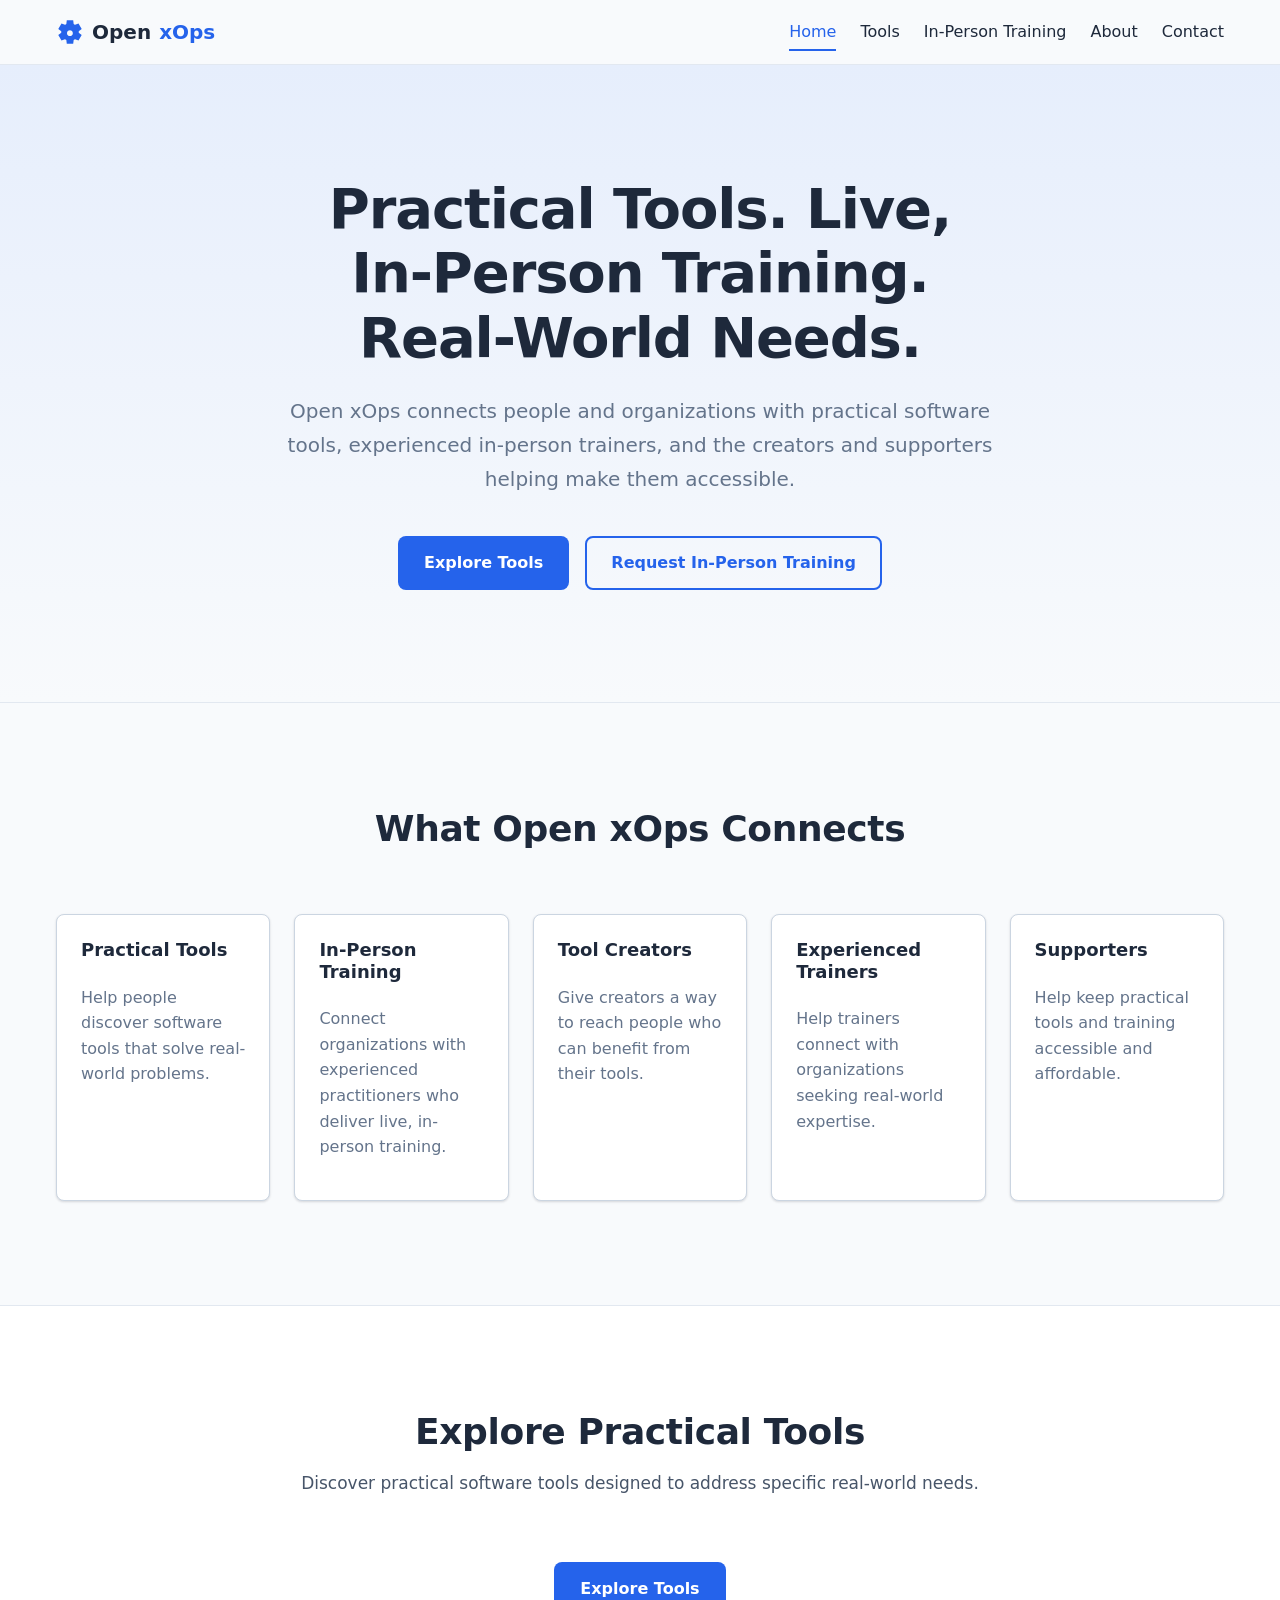
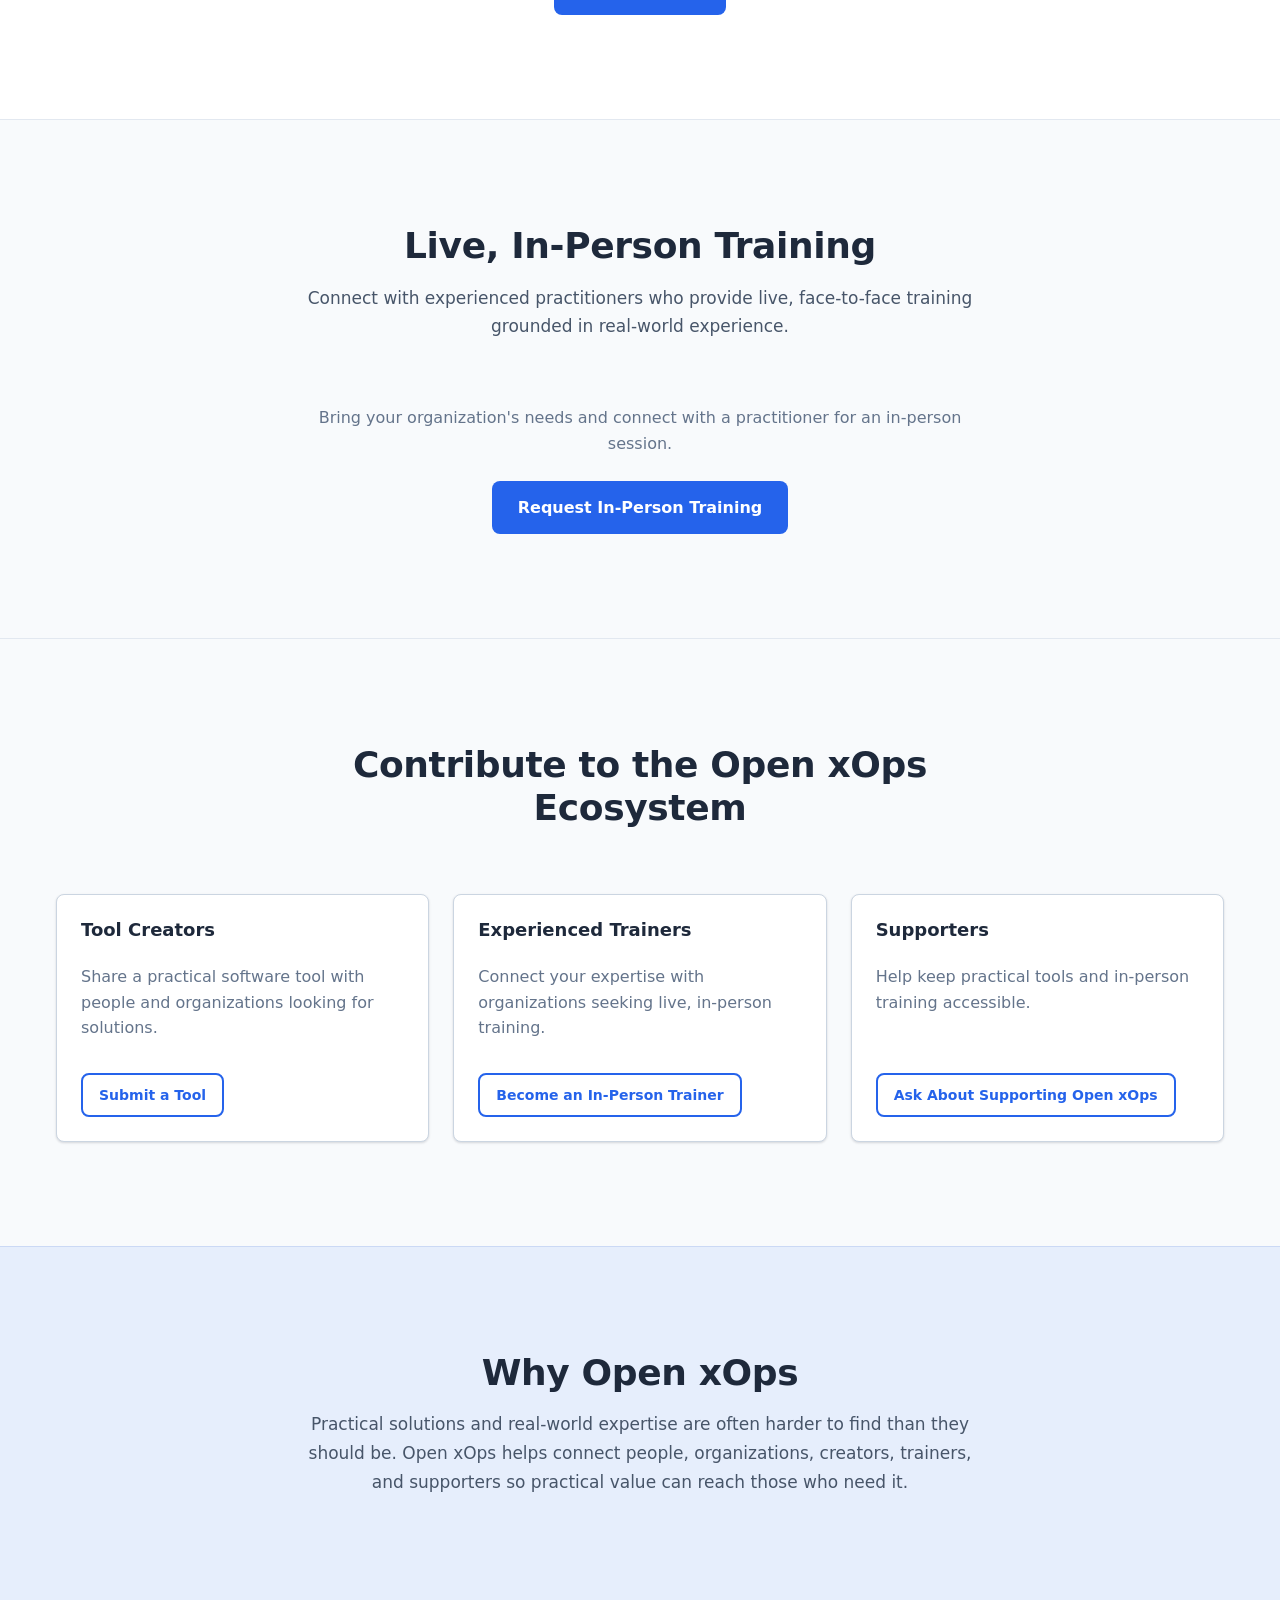
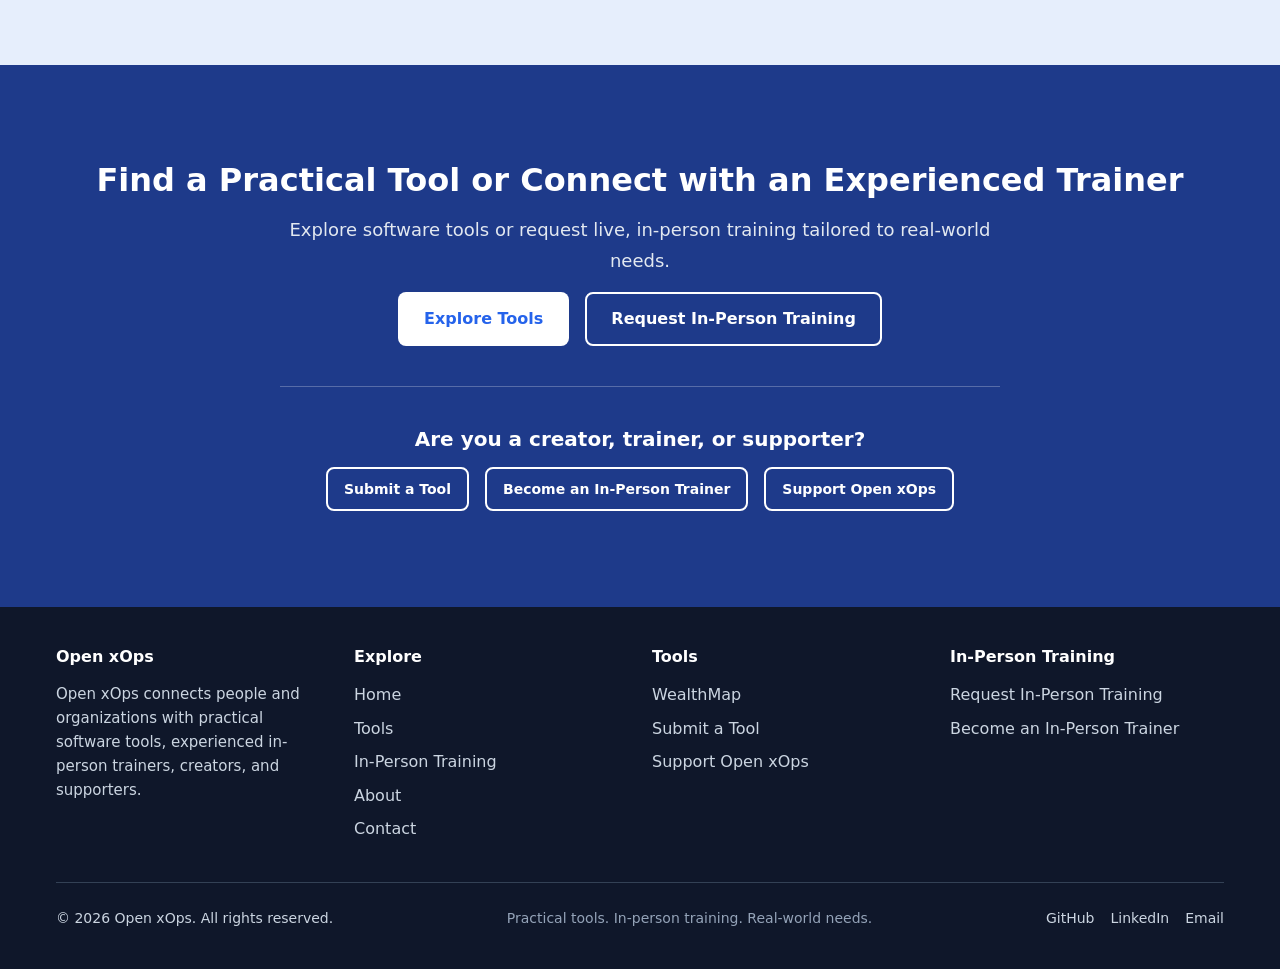
<file: index.html>
<!DOCTYPE html>
<html lang="en">
<head>
  <meta charset="UTF-8" />
  <meta name="viewport" content="width=device-width, initial-scale=1.0" />
  <title>Open xOps</title>
  <meta
    name="description"
    content="Open xOps connects people and organizations with practical software tools, experienced in-person trainers, creators, and supporters."
  />
  <link rel="icon" type="image/svg+xml" href="assets/icons/favicon.svg" />
  <link rel="stylesheet" href="css/styles.css" />
</head>
<body data-page="index.html">
  <a class="skip-link" href="#main-content">Skip to main content</a>

  <header class="site-header">
    <div class="container">
      <a class="brand" href="index.html" aria-label="Open xOps home">
        <span class="brand-icon" aria-hidden="true"></span>
        Open <span>xOps</span>
      </a>

      <nav class="main-nav" id="main-nav" aria-label="Primary navigation">
        <ul class="nav-links">
          <li><a href="index.html" aria-current="page">Home</a></li>
          <li><a href="tools.html">Tools</a></li>
          <li><a href="learning.html">In-Person Training</a></li>
          <li><a href="about.html">About</a></li>
          <li><a href="mailto:info@openxops.com">Contact</a></li>
        </ul>
      </nav>

      <button
        class="nav-toggle"
        type="button"
        aria-label="Open navigation menu"
        aria-expanded="false"
        aria-controls="main-nav"
      >
        <span class="nav-toggle-bar"></span>
        <span class="nav-toggle-bar"></span>
        <span class="nav-toggle-bar"></span>
      </button>
    </div>
  </header>

  <main id="main-content">
    <section class="hero" aria-labelledby="hero-heading">
      <div class="container">
        <h1 id="hero-heading">Practical Tools. Live, In-Person Training. Real-World Needs.</h1>
        <p>
          Open xOps connects people and organizations with practical software tools,
          experienced in-person trainers, and the creators and supporters helping
          make them accessible.
        </p>
        <div class="hero-actions">
          <a class="btn btn-primary" href="tools.html">Explore Tools</a>
          <a class="btn btn-secondary" href="learning.html#training-request">Request In-Person Training</a>
        </div>
      </div>
    </section>

    <section class="section mission-section" aria-labelledby="connects-heading">
      <div class="container">
        <div class="section-header">
          <h2 id="connects-heading">What Open xOps Connects</h2>
        </div>
        <div class="platform-tools-grid platform-grid-5">
          <article class="card mission-card">
            <h3>Practical Tools</h3>
            <p>Help people discover software tools that solve real-world problems.</p>
          </article>
          <article class="card mission-card">
            <h3>In-Person Training</h3>
            <p>Connect organizations with experienced practitioners who deliver live, in-person training.</p>
          </article>
          <article class="card mission-card">
            <h3>Tool Creators</h3>
            <p>Give creators a way to reach people who can benefit from their tools.</p>
          </article>
          <article class="card mission-card">
            <h3>Experienced Trainers</h3>
            <p>Help trainers connect with organizations seeking real-world expertise.</p>
          </article>
          <article class="card mission-card">
            <h3>Supporters</h3>
            <p>Help keep practical tools and training accessible and affordable.</p>
          </article>
        </div>
      </div>
    </section>

    <section class="section tools-overview" aria-labelledby="tools-overview-heading">
      <div class="container">
        <div class="section-header">
          <h2 id="tools-overview-heading">Explore Practical Tools</h2>
          <p>Discover practical software tools designed to address specific real-world needs.</p>
        </div>
        <div class="section-footer">
          <div class="section-footer-actions">
            <a class="btn btn-primary" href="tools.html">Explore Tools</a>
          </div>
        </div>
      </div>
    </section>

    <section class="section learning-overview" aria-labelledby="training-overview-heading">
      <div class="container">
        <div class="section-header">
          <h2 id="training-overview-heading">Live, In-Person Training</h2>
          <p>Connect with experienced practitioners who provide live, face-to-face training grounded in real-world experience.</p>
        </div>
        <div class="section-footer">
          <p>Bring your organization's needs and connect with a practitioner for an in-person session.</p>
          <div class="section-footer-actions">
            <a class="btn btn-primary" href="learning.html#training-request">Request In-Person Training</a>
          </div>
        </div>
      </div>
    </section>

    <section class="section contribution-section" aria-labelledby="contribute-heading">
      <div class="container">
        <div class="section-header">
          <h2 id="contribute-heading">Contribute to the Open xOps Ecosystem</h2>
        </div>
        <div class="platform-tools-grid contribution-grid">
          <article class="card">
            <h3>Tool Creators</h3>
            <p>Share a practical software tool with people and organizations looking for solutions.</p>
            <div class="card-actions">
              <a class="btn btn-secondary btn-sm" href="mailto:info@openxops.com?subject=Submit%20a%20Tool">Submit a Tool</a>
            </div>
          </article>
          <article class="card">
            <h3>Experienced Trainers</h3>
            <p>Connect your expertise with organizations seeking live, in-person training.</p>
            <div class="card-actions">
              <a class="btn btn-secondary btn-sm" href="mailto:info@openxops.com?subject=Become%20an%20In-Person%20Trainer">Become an In-Person Trainer</a>
            </div>
          </article>
          <article class="card">
            <h3>Supporters</h3>
            <p>Help keep practical tools and in-person training accessible.</p>
            <div class="card-actions">
              <a class="btn btn-secondary btn-sm" href="mailto:info@openxops.com?subject=Ask%20About%20Supporting%20Open%20xOps">Ask About Supporting Open xOps</a>
            </div>
          </article>
        </div>
      </div>
    </section>

    <section class="section why-section" aria-labelledby="why-heading">
      <div class="container">
        <div class="section-header">
          <h2 id="why-heading">Why Open xOps</h2>
          <p>Practical solutions and real-world expertise are often harder to find than they should be. Open xOps helps connect people, organizations, creators, trainers, and supporters so practical value can reach those who need it.</p>
        </div>
      </div>
    </section>

    <section class="cta-banner final-cta" aria-labelledby="final-cta-heading">
      <div class="container cta-banner-inner">
        <h2 id="final-cta-heading">Find a Practical Tool or Connect with an Experienced Trainer</h2>
        <p class="final-cta-lead">Explore software tools or request live, in-person training tailored to real-world needs.</p>
        <div class="final-cta-actions">
          <a class="btn btn-primary" href="tools.html">Explore Tools</a>
          <a class="btn btn-secondary" href="learning.html#training-request">Request In-Person Training</a>
        </div>

        <div class="final-cta-providers">
          <h3>Are you a creator, trainer, or supporter?</h3>
          <div class="final-cta-actions">
            <a class="btn btn-secondary btn-sm" href="mailto:info@openxops.com?subject=Submit%20a%20Tool">Submit a Tool</a>
            <a class="btn btn-secondary btn-sm" href="mailto:info@openxops.com?subject=Become%20an%20In-Person%20Trainer">Become an In-Person Trainer</a>
            <a class="btn btn-secondary btn-sm" href="mailto:info@openxops.com?subject=Ask%20About%20Supporting%20Open%20xOps">Support Open xOps</a>
          </div>
        </div>
      </div>
    </section>
  </main>

  <footer class="site-footer">
    <div class="container">
      <div class="footer-grid">
        <section class="footer-section" aria-labelledby="footer-heading-about">
          <h2 class="footer-heading" id="footer-heading-about">Open xOps</h2>
          <p>Open xOps connects people and organizations with practical software tools, experienced in-person trainers, creators, and supporters.</p>
        </section>
        <nav class="footer-section" aria-labelledby="footer-heading-explore">
          <h2 class="footer-heading" id="footer-heading-explore">Explore</h2>
          <ul class="footer-links">
            <li><a href="index.html">Home</a></li>
            <li><a href="tools.html">Tools</a></li>
            <li><a href="learning.html">In-Person Training</a></li>
            <li><a href="about.html">About</a></li>
            <li><a href="mailto:info@openxops.com">Contact</a></li>
          </ul>
        </nav>
        <nav class="footer-section" aria-labelledby="footer-heading-tools">
          <h2 class="footer-heading" id="footer-heading-tools">Tools</h2>
          <ul class="footer-links">
            <li><a href="https://wealthmap.openxops.com/" target="_blank" rel="noopener noreferrer">WealthMap<span class="visually-hidden"> (opens in a new tab)</span></a></li>
            <li><a href="mailto:info@openxops.com?subject=Submit%20a%20Tool">Submit a Tool</a></li>
            <li><a href="mailto:info@openxops.com?subject=Ask%20About%20Supporting%20Open%20xOps">Support Open xOps</a></li>
          </ul>
        </nav>
        <nav class="footer-section" aria-labelledby="footer-heading-training">
          <h2 class="footer-heading" id="footer-heading-training">In-Person Training</h2>
          <ul class="footer-links">
            <li><a href="learning.html#training-request">Request In-Person Training</a></li>
            <li><a href="mailto:info@openxops.com?subject=Become%20an%20In-Person%20Trainer">Become an In-Person Trainer</a></li>
          </ul>
        </nav>
      </div>
      <div class="footer-bottom">
        <p class="footer-copy">&copy; 2026 Open xOps. All rights reserved.</p>
        <p class="footer-tagline">Practical tools. In-person training. Real-world needs.</p>
        <ul class="footer-social">
          <li><a href="https://github.com/renedeposada" target="_blank" rel="noopener noreferrer" aria-label="Open xOps on GitHub (opens in a new tab)">GitHub</a></li>
          <li><a href="https://www.linkedin.com/company/openxops/" target="_blank" rel="noopener noreferrer" aria-label="Open xOps on LinkedIn (opens in a new tab)">LinkedIn</a></li>
          <li><a href="mailto:info@openxops.com" aria-label="Email Open xOps">Email</a></li>
        </ul>
      </div>
    </div>
  </footer>

  <script src="js/main.js"></script>
</body>
</html>
</file>
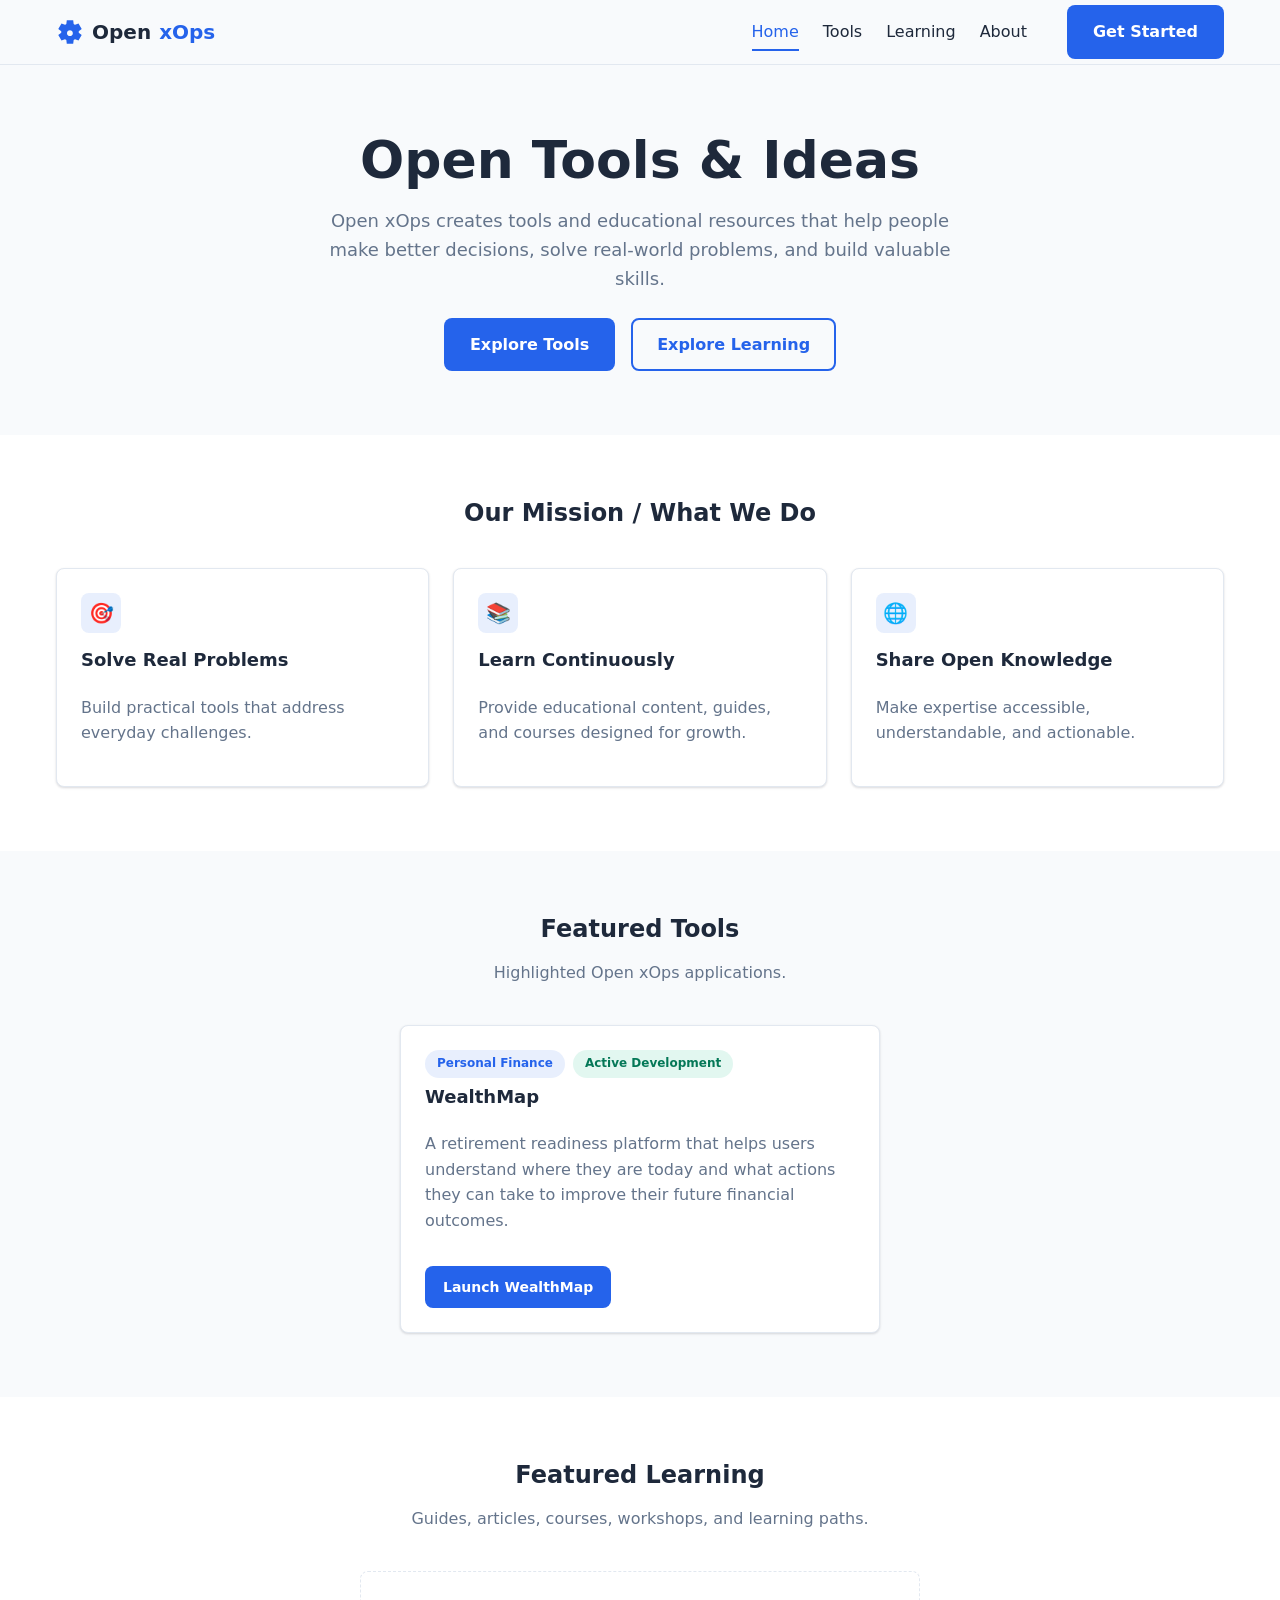
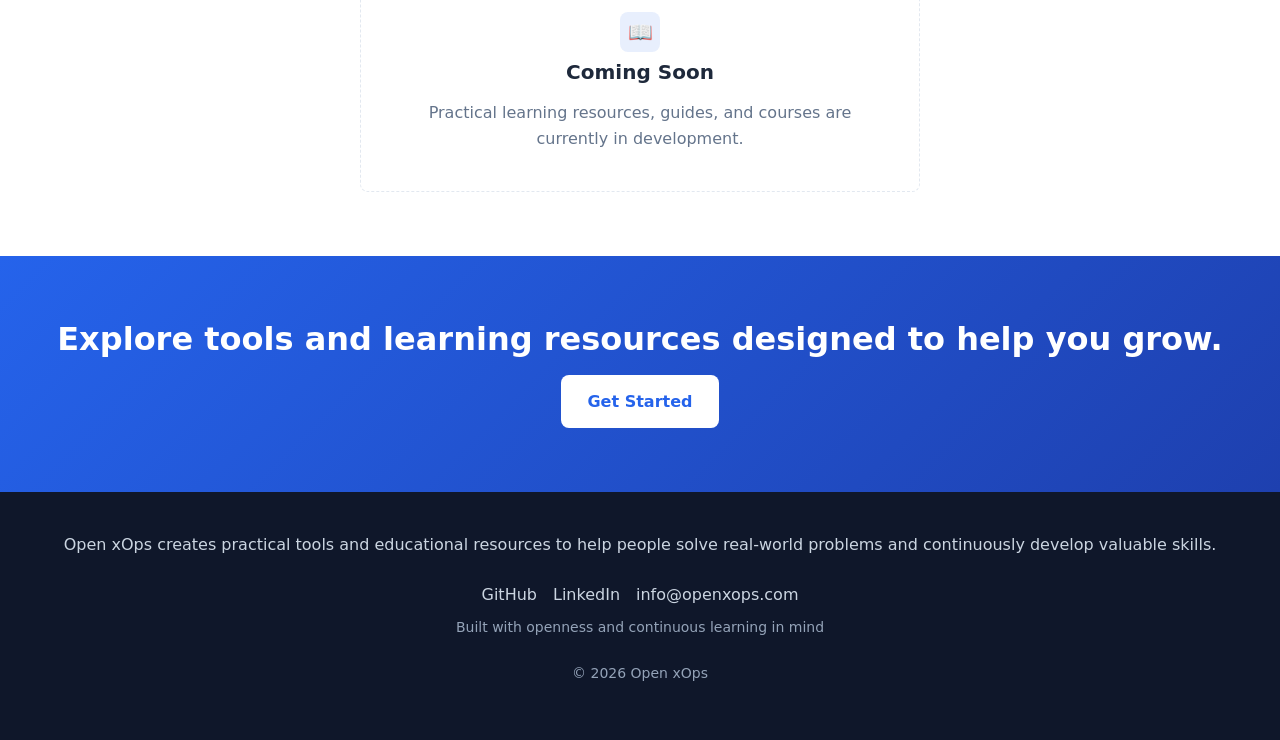
<file: OpenxOpsApp/index.html>
<!DOCTYPE html>
<html lang="en">
<head>
  <meta charset="UTF-8" />
  <meta name="viewport" content="width=device-width, initial-scale=1.0" />
  <title>Open xOps — Open Tools &amp; Ideas</title>
  <meta
    name="description"
    content="Open xOps creates practical tools and educational resources that help individuals and professionals solve real-world problems, make better decisions, and continuously develop valuable skills."
  />
  <link rel="icon" type="image/svg+xml" href="assets/icons/favicon.svg" />
  <link rel="stylesheet" href="css/styles.css" />
</head>
<body data-page="index.html">
  <a class="skip-link" href="#main-content">Skip to main content</a>

  <header class="site-header">
    <div class="container">
      <a class="brand" href="index.html" aria-label="Open xOps home">
        <span class="brand-icon" aria-hidden="true"></span>
        Open <span>xOps</span>
      </a>

      <nav class="main-nav" id="main-nav" aria-label="Primary">
        <ul class="nav-links">
          <li><a href="index.html" aria-current="page">Home</a></li>
          <li><a href="tools.html">Tools</a></li>
          <li><a href="learning.html">Learning</a></li>
          <li><a href="about.html">About</a></li>
        </ul>
        <a class="btn btn-primary" href="tools.html">Get Started</a>
      </nav>

      <button
        class="nav-toggle"
        type="button"
        aria-label="Toggle navigation menu"
        aria-expanded="false"
        aria-controls="main-nav"
      >
        <span class="nav-toggle-bar"></span>
        <span class="nav-toggle-bar"></span>
        <span class="nav-toggle-bar"></span>
      </button>
    </div>
  </header>

  <main id="main-content">
    <!-- Hero -->
    <section class="hero container">
      <h1>Open Tools &amp; Ideas</h1>
      <p>
        Open xOps creates tools and educational resources that help people
        make better decisions, solve real-world problems, and build valuable
        skills.
      </p>
      <div class="hero-actions">
        <a class="btn btn-primary" href="tools.html">Explore Tools</a>
        <a class="btn btn-secondary" href="learning.html">Explore Learning</a>
      </div>
    </section>

    <!-- Mission -->
    <section class="section mission-section" id="mission">
      <div class="container">
        <div class="section-header">
          <h2>Our Mission / What We Do</h2>
        </div>
        <div class="grid grid-3">
          <div class="card">
            <div class="card-icon" aria-hidden="true">🎯</div>
            <h3>Solve Real Problems</h3>
            <p>Build practical tools that address everyday challenges.</p>
          </div>
          <div class="card">
            <div class="card-icon" aria-hidden="true">📚</div>
            <h3>Learn Continuously</h3>
            <p>
              Provide educational content, guides, and courses designed for
              growth.
            </p>
          </div>
          <div class="card">
            <div class="card-icon" aria-hidden="true">🌐</div>
            <h3>Share Open Knowledge</h3>
            <p>Make expertise accessible, understandable, and actionable.</p>
          </div>
        </div>
      </div>
    </section>

    <!-- Featured Tools -->
    <section class="section" id="featured-tools">
      <div class="container">
        <div class="section-header">
          <h2>Featured Tools</h2>
          <p>Highlighted Open xOps applications.</p>
        </div>
        <div class="featured-tool-single">
          <article class="card">
            <div class="card-meta">
              <span class="badge badge-category">Personal Finance</span>
              <span class="badge badge-status-active">Active Development</span>
            </div>
            <h3>WealthMap</h3>
            <p>
              A retirement readiness platform that helps users understand
              where they are today and what actions they can take to improve
              their future financial outcomes.
            </p>
            <div class="card-actions">
              <a class="btn btn-primary btn-sm" href="https://tserdp.github.io/wealth-map/" target="_blank" rel="noopener noreferrer">Launch WealthMap</a>
            </div>
          </article>
        </div>
      </div>
    </section>

    <!-- Featured Learning -->
    <section class="section mission-section" id="featured-learning">
      <div class="container">
        <div class="section-header">
          <h2>Featured Learning</h2>
          <p>Guides, articles, courses, workshops, and learning paths.</p>
        </div>
        <div class="coming-soon-panel">
          <div class="card-icon" aria-hidden="true">📖</div>
          <h3>Coming Soon</h3>
          <p>
            Practical learning resources, guides, and courses are currently
            in development.
          </p>
        </div>
      </div>
    </section>

    <!-- CTA Banner -->
    <section class="cta-banner">
      <div class="container">
        <h2>
          Explore tools and learning resources designed to help you grow.
        </h2>
        <a class="btn btn-primary" href="tools.html">Get Started</a>
      </div>
    </section>
  </main>

  <footer class="site-footer">
    <div class="container">
      <p>
        Open xOps creates practical tools and educational resources to help
        people solve real-world problems and continuously develop valuable
        skills.
      </p>
      <ul class="footer-links">
        <li><a href="https://github.com/tserdp" target="_blank" rel="noopener noreferrer" aria-label="Open xOps on GitHub (opens in a new tab)">GitHub</a></li>
        <li><a href="https://www.linkedin.com/company/openxops/" target="_blank" rel="noopener noreferrer" aria-label="Open xOps on LinkedIn (opens in a new tab)">LinkedIn</a></li>
        <li><a href="mailto:info@openxops.com" aria-label="Email Open xOps">info@openxops.com</a></li>
      </ul>
      <p class="footer-tagline">Built with openness and continuous learning in mind</p>
      <p class="footer-tagline">&copy; 2026 Open xOps</p>
    </div>
  </footer>

  <script src="js/main.js"></script>
</body>
</html>
</file>
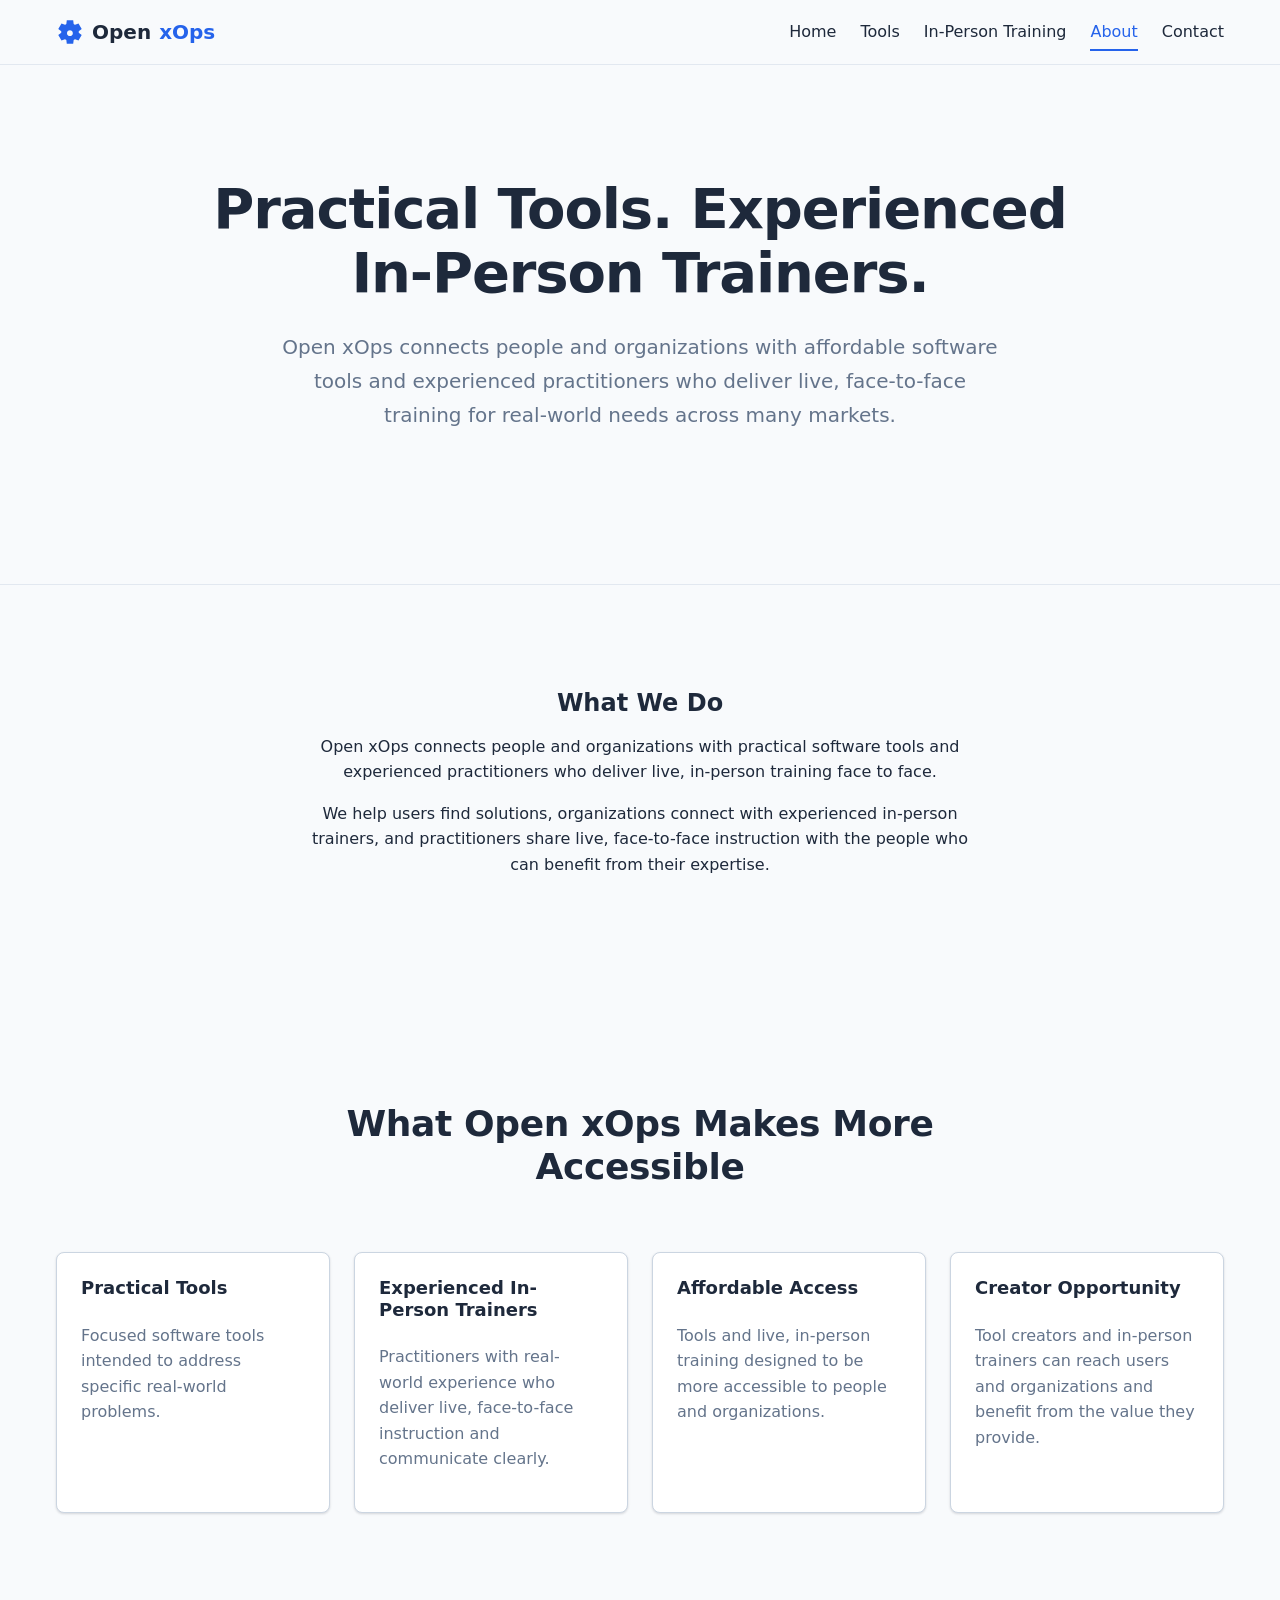
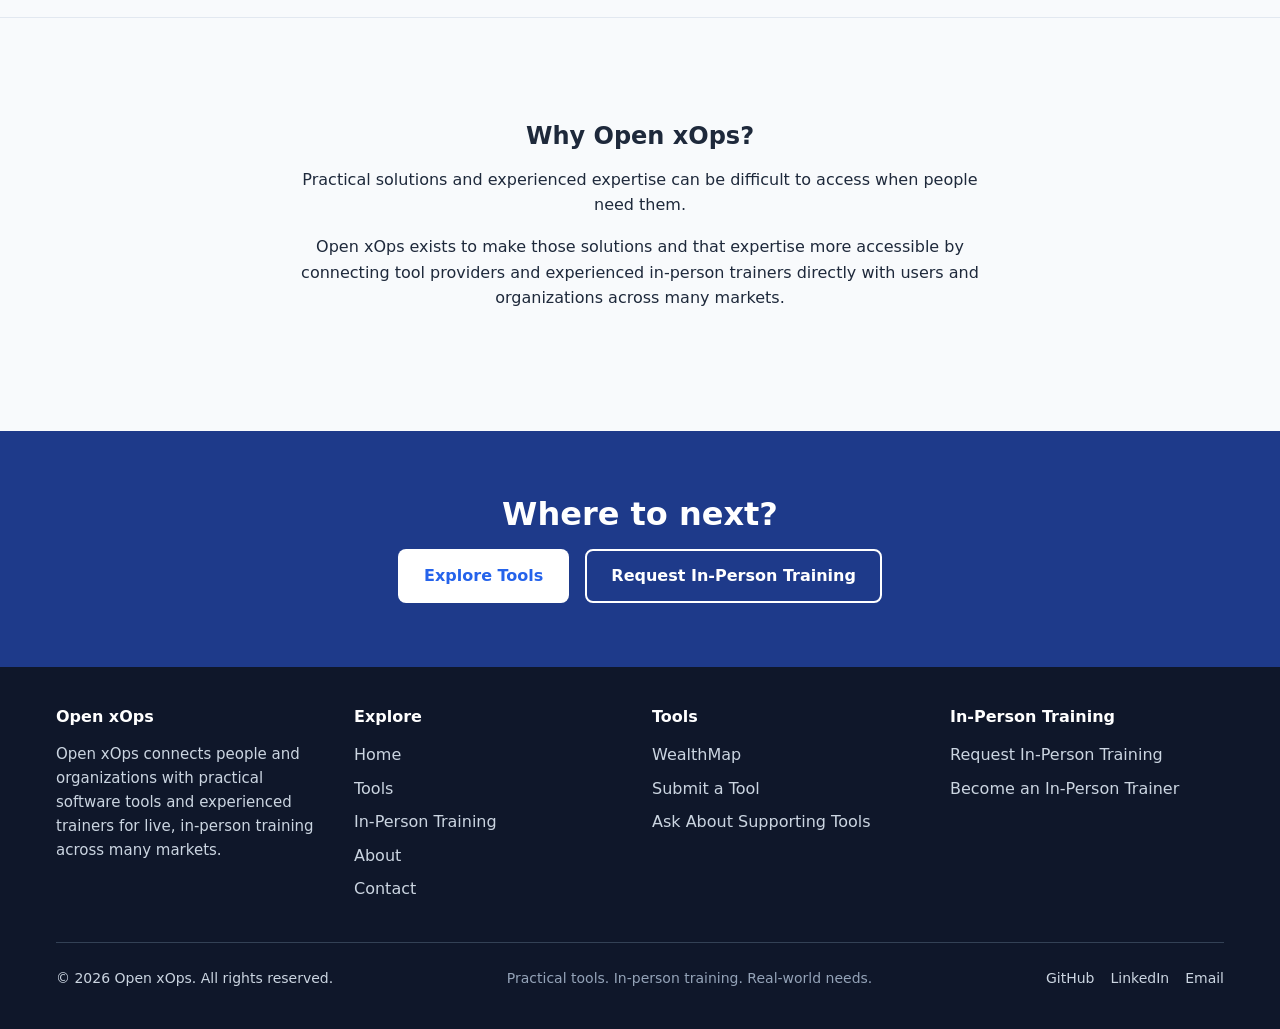
<file: about.html>
<!DOCTYPE html>
<html lang="en">
<head>
  <meta charset="UTF-8" />
  <meta name="viewport" content="width=device-width, initial-scale=1.0" />
  <title>About — Open xOps</title>
  <meta
    name="description"
    content="Open xOps connects people and organizations with practical software tools and experienced practitioners for live, in-person training across many markets."
  />
  <link rel="icon" type="image/svg+xml" href="assets/icons/favicon.svg" />
  <link rel="stylesheet" href="css/styles.css" />
</head>
<body data-page="about.html">
  <a class="skip-link" href="#main-content">Skip to main content</a>

  <header class="site-header">
    <div class="container">
      <a class="brand" href="index.html" aria-label="Open xOps home">
        <span class="brand-icon" aria-hidden="true"></span>
        Open <span>xOps</span>
      </a>

      <nav class="main-nav" id="main-nav" aria-label="Primary navigation">
        <ul class="nav-links">
          <li><a href="index.html">Home</a></li>
          <li><a href="tools.html">Tools</a></li>
          <li><a href="learning.html">In-Person Training</a></li>
          <li><a href="about.html" aria-current="page">About</a></li>
          <li><a href="mailto:info@openxops.com">Contact</a></li>
        </ul>
      </nav>

      <button
        class="nav-toggle"
        type="button"
        aria-label="Open navigation menu"
        aria-expanded="false"
        aria-controls="main-nav"
      >
        <span class="nav-toggle-bar"></span>
        <span class="nav-toggle-bar"></span>
        <span class="nav-toggle-bar"></span>
      </button>
    </div>
  </header>

  <main id="main-content">
    <section class="hero container">
      <h1>Practical Tools. Experienced In-Person Trainers.</h1>
      <p>
        Open xOps connects people and organizations with affordable software
        tools and experienced practitioners who deliver live, face-to-face
        training for real-world needs across many markets.
      </p>
    </section>

    <section class="section">
      <div class="container company-story">
        <h2>What We Do</h2>
        <p>
          Open xOps connects people and organizations with practical software
          tools and experienced practitioners who deliver live, in-person
          training face to face.
        </p>
        <p>
          We help users find solutions, organizations connect with experienced
          in-person trainers, and practitioners share live, face-to-face
          instruction with the people who can benefit from their expertise.
        </p>
      </div>
    </section>

    <section class="section mission-section">
      <div class="container">
        <div class="section-header">
          <h2>What Open xOps Makes More Accessible</h2>
        </div>
        <div class="platform-tools-grid platform-grid-4">
          <article class="card principle-card">
            <h3>Practical Tools</h3>
            <p>Focused software tools intended to address specific real-world problems.</p>
          </article>
          <article class="card principle-card">
            <h3>Experienced In-Person Trainers</h3>
            <p>Practitioners with real-world experience who deliver live, face-to-face instruction and communicate clearly.</p>
          </article>
          <article class="card principle-card">
            <h3>Affordable Access</h3>
            <p>Tools and live, in-person training designed to be more accessible to people and organizations.</p>
          </article>
          <article class="card principle-card">
            <h3>Creator Opportunity</h3>
            <p>Tool creators and in-person trainers can reach users and organizations and benefit from the value they provide.</p>
          </article>
        </div>
      </div>
    </section>

    <section class="section">
      <div class="container company-story">
        <h2>Why Open xOps?</h2>
        <p>
          Practical solutions and experienced expertise can be difficult to
          access when people need them.
        </p>
        <p>
          Open xOps exists to make those solutions and that expertise more
          accessible by connecting tool providers and experienced in-person
          trainers directly with users and organizations across many markets.
        </p>
      </div>
    </section>

    <section class="cta-banner">
      <div class="container cta-banner-inner">
        <h2>Where to next?</h2>
        <div class="hero-actions">
          <a class="btn btn-primary" href="tools.html">Explore Tools</a>
          <a class="btn btn-secondary" href="learning.html#training-request">Request In-Person Training</a>
        </div>
      </div>
    </section>
  </main>

  <footer class="site-footer">
    <div class="container">
      <div class="footer-grid">
        <section class="footer-section" aria-labelledby="footer-heading-about">
          <h2 class="footer-heading" id="footer-heading-about">Open xOps</h2>
          <p>Open xOps connects people and organizations with practical software tools and experienced trainers for live, in-person training across many markets.</p>
        </section>
        <nav class="footer-section" aria-labelledby="footer-heading-explore">
          <h2 class="footer-heading" id="footer-heading-explore">Explore</h2>
          <ul class="footer-links">
            <li><a href="index.html">Home</a></li>
            <li><a href="tools.html">Tools</a></li>
            <li><a href="learning.html">In-Person Training</a></li>
            <li><a href="about.html">About</a></li>
            <li><a href="mailto:info@openxops.com">Contact</a></li>
          </ul>
        </nav>
        <nav class="footer-section" aria-labelledby="footer-heading-tools">
          <h2 class="footer-heading" id="footer-heading-tools">Tools</h2>
          <ul class="footer-links">
            <li><a href="https://wealthmap.openxops.com/" target="_blank" rel="noopener noreferrer">WealthMap<span class="visually-hidden"> (opens in a new tab)</span></a></li>
            <li><a href="mailto:info@openxops.com?subject=Submit%20a%20Tool">Submit a Tool</a></li>
            <li><a href="mailto:info@openxops.com?subject=Ask%20About%20Supporting%20Tools">Ask About Supporting Tools</a></li>
          </ul>
        </nav>
        <nav class="footer-section" aria-labelledby="footer-heading-training">
          <h2 class="footer-heading" id="footer-heading-training">In-Person Training</h2>
          <ul class="footer-links">
            <li><a href="learning.html#training-request">Request In-Person Training</a></li>
            <li><a href="mailto:info@openxops.com?subject=Become%20an%20In-Person%20Trainer">Become an In-Person Trainer</a></li>
          </ul>
        </nav>
      </div>
      <div class="footer-bottom">
        <p class="footer-copy">&copy; 2026 Open xOps. All rights reserved.</p>
        <p class="footer-tagline">Practical tools. In-person training. Real-world needs.</p>
        <ul class="footer-social">
          <li><a href="https://github.com/renedeposada" target="_blank" rel="noopener noreferrer" aria-label="Open xOps on GitHub (opens in a new tab)">GitHub</a></li>
          <li><a href="https://www.linkedin.com/company/openxops/" target="_blank" rel="noopener noreferrer" aria-label="Open xOps on LinkedIn (opens in a new tab)">LinkedIn</a></li>
          <li><a href="mailto:info@openxops.com" aria-label="Email Open xOps">Email</a></li>
        </ul>
      </div>
    </div>
  </footer>

  <script src="js/main.js"></script>
</body>
</html>
</file>
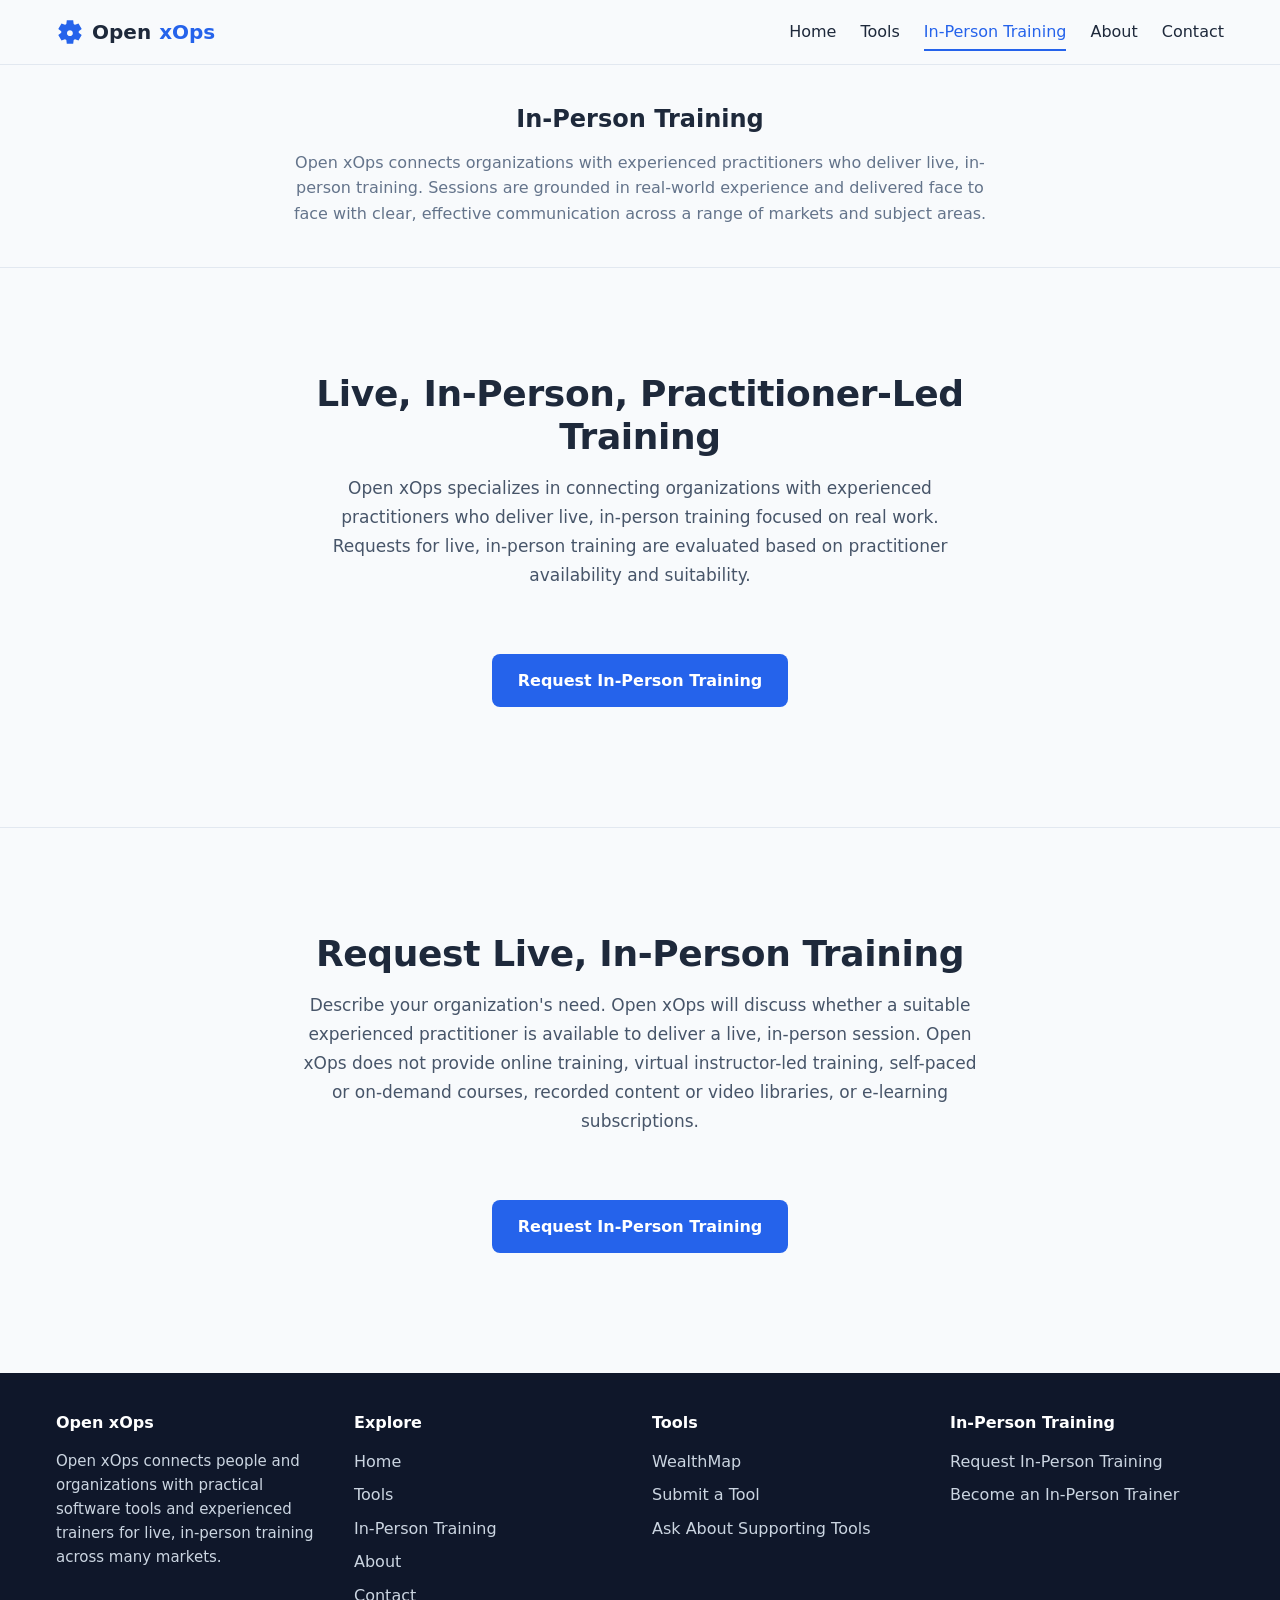
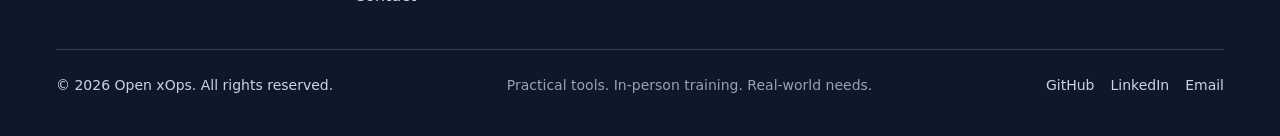
<file: learning.html>
<!DOCTYPE html>
<html lang="en">
<head>
  <meta charset="UTF-8" />
  <meta name="viewport" content="width=device-width, initial-scale=1.0" />
  <title>In-Person Training — Open xOps</title>
  <meta
    name="description"
    content="Connect with experienced practitioners for live, in-person training that addresses real-world needs across many markets."
  />
  <link rel="icon" type="image/svg+xml" href="assets/icons/favicon.svg" />
  <link rel="stylesheet" href="css/styles.css" />
</head>
<body data-page="learning.html">
  <a class="skip-link" href="#main-content">Skip to main content</a>

  <header class="site-header">
    <div class="container">
      <a class="brand" href="index.html" aria-label="Open xOps home">
        <span class="brand-icon" aria-hidden="true"></span>
        Open <span>xOps</span>
      </a>

      <nav class="main-nav" id="main-nav" aria-label="Primary navigation">
        <ul class="nav-links">
          <li><a href="index.html">Home</a></li>
          <li><a href="tools.html">Tools</a></li>
          <li><a href="learning.html" aria-current="page">In-Person Training</a></li>
          <li><a href="about.html">About</a></li>
          <li><a href="mailto:info@openxops.com">Contact</a></li>
        </ul>
      </nav>

      <button
        class="nav-toggle"
        type="button"
        aria-label="Open navigation menu"
        aria-expanded="false"
        aria-controls="main-nav"
      >
        <span class="nav-toggle-bar"></span>
        <span class="nav-toggle-bar"></span>
        <span class="nav-toggle-bar"></span>
      </button>
    </div>
  </header>

  <main id="main-content">
    <section class="page-header container">
      <h1>In-Person Training</h1>
      <p>Open xOps connects organizations with experienced practitioners who deliver live, in-person training. Sessions are grounded in real-world experience and delivered face to face with clear, effective communication across a range of markets and subject areas.</p>
    </section>

    <section class="section">
      <div class="container">
        <div class="section-header">
          <h2>Live, In-Person, Practitioner-Led Training</h2>
          <p>Open xOps specializes in connecting organizations with experienced practitioners who deliver live, in-person training focused on real work. Requests for live, in-person training are evaluated based on practitioner availability and suitability.</p>
        </div>
        <p class="text-center"><a class="btn btn-primary" href="#training-request">Request In-Person Training</a></p>
      </div>
    </section>

    <section class="section" id="training-request" aria-labelledby="training-request-heading">
      <div class="container">
        <div class="section-header">
          <h2 id="training-request-heading">Request Live, In-Person Training</h2>
          <p>Describe your organization's need. Open xOps will discuss whether a suitable experienced practitioner is available to deliver a live, in-person session. Open xOps does not provide online training, virtual instructor-led training, self-paced or on-demand courses, recorded content or video libraries, or e-learning subscriptions.</p>
        </div>
        <p class="text-center"><a class="btn btn-primary" href="mailto:info@openxops.com?subject=In-Person%20Training%20Request">Request In-Person Training</a></p>
      </div>
    </section>
  </main>

  <footer class="site-footer">
    <div class="container">
      <div class="footer-grid">
        <section class="footer-section" aria-labelledby="footer-heading-about">
          <h2 class="footer-heading" id="footer-heading-about">Open xOps</h2>
          <p>Open xOps connects people and organizations with practical software tools and experienced trainers for live, in-person training across many markets.</p>
        </section>
        <nav class="footer-section" aria-labelledby="footer-heading-explore">
          <h2 class="footer-heading" id="footer-heading-explore">Explore</h2>
          <ul class="footer-links">
            <li><a href="index.html">Home</a></li>
            <li><a href="tools.html">Tools</a></li>
            <li><a href="learning.html">In-Person Training</a></li>
            <li><a href="about.html">About</a></li>
            <li><a href="mailto:info@openxops.com">Contact</a></li>
          </ul>
        </nav>
        <nav class="footer-section" aria-labelledby="footer-heading-tools">
          <h2 class="footer-heading" id="footer-heading-tools">Tools</h2>
          <ul class="footer-links">
            <li><a href="https://wealthmap.openxops.com/" target="_blank" rel="noopener noreferrer">WealthMap<span class="visually-hidden"> (opens in a new tab)</span></a></li>
            <li><a href="mailto:info@openxops.com?subject=Submit%20a%20Tool">Submit a Tool</a></li>
            <li><a href="mailto:info@openxops.com?subject=Ask%20About%20Supporting%20Tools">Ask About Supporting Tools</a></li>
          </ul>
        </nav>
        <nav class="footer-section" aria-labelledby="footer-heading-training">
          <h2 class="footer-heading" id="footer-heading-training">In-Person Training</h2>
          <ul class="footer-links">
            <li><a href="learning.html#training-request">Request In-Person Training</a></li>
            <li><a href="mailto:info@openxops.com?subject=Become%20an%20In-Person%20Trainer">Become an In-Person Trainer</a></li>
          </ul>
        </nav>
      </div>
      <div class="footer-bottom">
        <p class="footer-copy">&copy; 2026 Open xOps. All rights reserved.</p>
        <p class="footer-tagline">Practical tools. In-person training. Real-world needs.</p>
        <ul class="footer-social">
          <li><a href="https://github.com/renedeposada" target="_blank" rel="noopener noreferrer" aria-label="Open xOps on GitHub (opens in a new tab)">GitHub</a></li>
          <li><a href="https://www.linkedin.com/company/openxops/" target="_blank" rel="noopener noreferrer" aria-label="Open xOps on LinkedIn (opens in a new tab)">LinkedIn</a></li>
          <li><a href="mailto:info@openxops.com" aria-label="Email Open xOps">Email</a></li>
        </ul>
      </div>
    </div>
  </footer>

  <script src="js/main.js"></script>
</body>
</html>
</file>
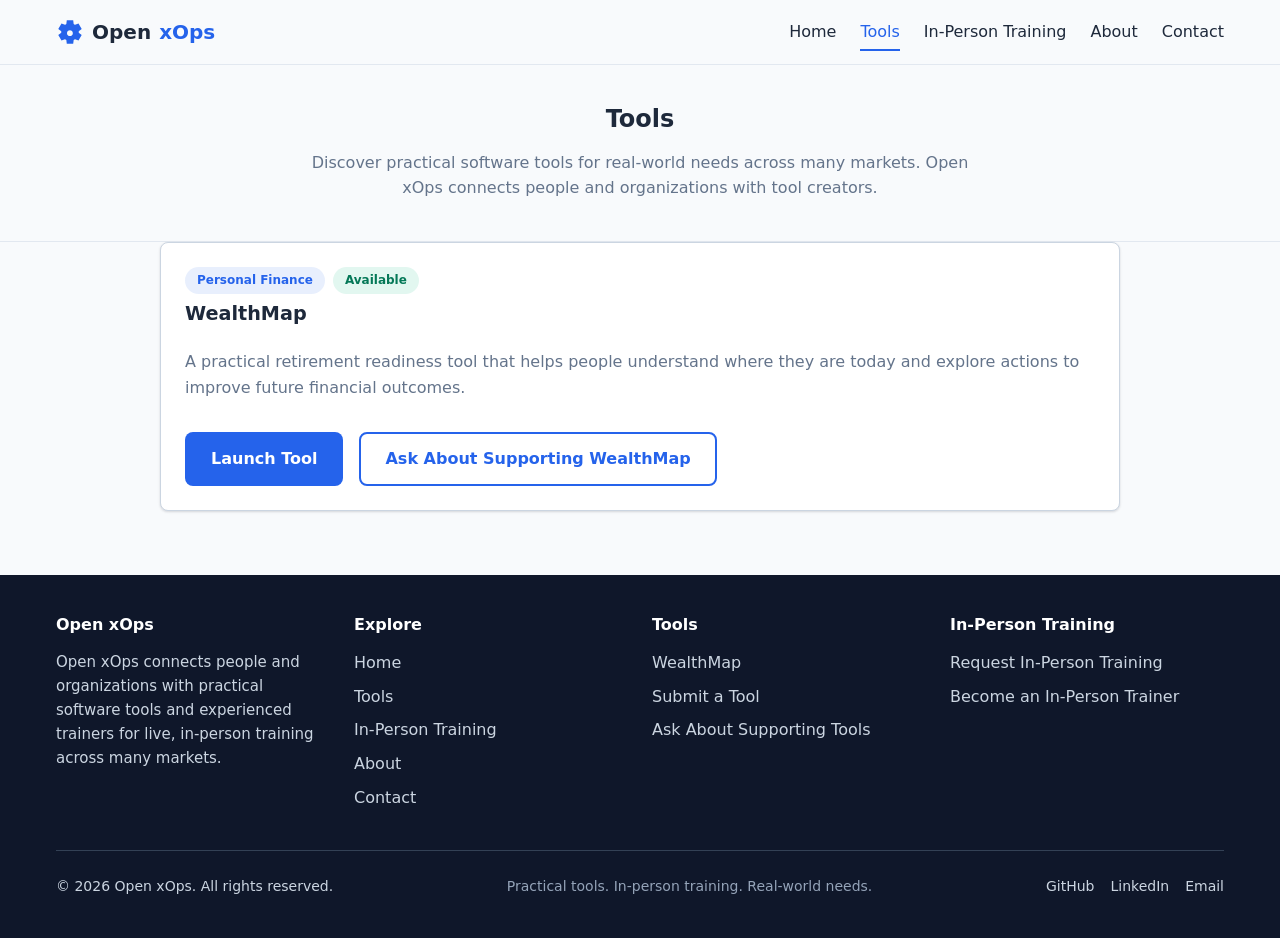
<file: tools.html>
<!DOCTYPE html>
<html lang="en">
<head>
  <meta charset="UTF-8" />
  <meta name="viewport" content="width=device-width, initial-scale=1.0" />
  <title>Tools — Open xOps</title>
  <meta
    name="description"
    content="Discover practical software tools for real-world needs and connect with experienced practitioners for live, in-person training."
  />
  <link rel="icon" type="image/svg+xml" href="assets/icons/favicon.svg" />
  <link rel="stylesheet" href="css/styles.css" />
</head>
<body data-page="tools.html">
  <a class="skip-link" href="#main-content">Skip to main content</a>

  <header class="site-header">
    <div class="container">
      <a class="brand" href="index.html" aria-label="Open xOps home">
        <span class="brand-icon" aria-hidden="true"></span>
        Open <span>xOps</span>
      </a>

      <nav class="main-nav" id="main-nav" aria-label="Primary navigation">
        <ul class="nav-links">
          <li><a href="index.html">Home</a></li>
          <li><a href="tools.html" aria-current="page">Tools</a></li>
          <li><a href="learning.html">In-Person Training</a></li>
          <li><a href="about.html">About</a></li>
          <li><a href="mailto:info@openxops.com">Contact</a></li>
        </ul>
      </nav>

      <button
        class="nav-toggle"
        type="button"
        aria-label="Open navigation menu"
        aria-expanded="false"
        aria-controls="main-nav"
      >
        <span class="nav-toggle-bar"></span>
        <span class="nav-toggle-bar"></span>
        <span class="nav-toggle-bar"></span>
      </button>
    </div>
  </header>

  <main id="main-content">
    <section class="page-header container">
      <h1>Tools</h1>
      <p>Discover practical software tools for real-world needs across many markets. Open xOps connects people and organizations with tool creators.</p>
    </section>

    <section class="section tools-catalog-section">
      <div class="container">
        <div class="tools-grid" id="tools-grid">
          <article class="card tool-card" data-category="personal-finance" data-search="wealthmap retirement readiness personal finance" id="wealthmap">
            <div class="card-meta">
              <span class="badge badge-category">Personal Finance</span>
              <span class="badge badge-status-available">Available</span>
            </div>
            <h2>WealthMap</h2>
            <p>
              A practical retirement readiness tool that helps people understand
              where they are today and explore actions to improve future
              financial outcomes.
            </p>
            <div class="card-actions">
              <a class="btn btn-primary" href="https://wealthmap.openxops.com/" target="_blank" rel="noopener noreferrer">Launch Tool</a>
              <a class="btn btn-secondary" href="mailto:info@openxops.com?subject=Ask%20About%20Supporting%20WealthMap">Ask About Supporting WealthMap</a>
            </div>
          </article>
        </div>
      </div>
    </section>
  </main>

  <footer class="site-footer">
    <div class="container">
      <div class="footer-grid">
        <section class="footer-section" aria-labelledby="footer-heading-about">
          <h2 class="footer-heading" id="footer-heading-about">Open xOps</h2>
          <p>Open xOps connects people and organizations with practical software tools and experienced trainers for live, in-person training across many markets.</p>
        </section>
        <nav class="footer-section" aria-labelledby="footer-heading-explore">
          <h2 class="footer-heading" id="footer-heading-explore">Explore</h2>
          <ul class="footer-links">
            <li><a href="index.html">Home</a></li>
            <li><a href="tools.html">Tools</a></li>
            <li><a href="learning.html">In-Person Training</a></li>
            <li><a href="about.html">About</a></li>
            <li><a href="mailto:info@openxops.com">Contact</a></li>
          </ul>
        </nav>
        <nav class="footer-section" aria-labelledby="footer-heading-tools">
          <h2 class="footer-heading" id="footer-heading-tools">Tools</h2>
          <ul class="footer-links">
            <li><a href="https://wealthmap.openxops.com/" target="_blank" rel="noopener noreferrer">WealthMap<span class="visually-hidden"> (opens in a new tab)</span></a></li>
            <li><a href="mailto:info@openxops.com?subject=Submit%20a%20Tool">Submit a Tool</a></li>
            <li><a href="mailto:info@openxops.com?subject=Ask%20About%20Supporting%20Tools">Ask About Supporting Tools</a></li>
          </ul>
        </nav>
        <nav class="footer-section" aria-labelledby="footer-heading-training">
          <h2 class="footer-heading" id="footer-heading-training">In-Person Training</h2>
          <ul class="footer-links">
            <li><a href="learning.html#training-request">Request In-Person Training</a></li>
            <li><a href="mailto:info@openxops.com?subject=Become%20an%20In-Person%20Trainer">Become an In-Person Trainer</a></li>
          </ul>
        </nav>
      </div>
      <div class="footer-bottom">
        <p class="footer-copy">&copy; 2026 Open xOps. All rights reserved.</p>
        <p class="footer-tagline">Practical tools. In-person training. Real-world needs.</p>
        <ul class="footer-social">
          <li><a href="https://github.com/renedeposada" target="_blank" rel="noopener noreferrer" aria-label="Open xOps on GitHub (opens in a new tab)">GitHub</a></li>
          <li><a href="https://www.linkedin.com/company/openxops/" target="_blank" rel="noopener noreferrer" aria-label="Open xOps on LinkedIn (opens in a new tab)">LinkedIn</a></li>
          <li><a href="mailto:info@openxops.com" aria-label="Email Open xOps">Email</a></li>
        </ul>
      </div>
    </div>
  </footer>

  <script src="js/main.js"></script>
</body>
</html>
</file>
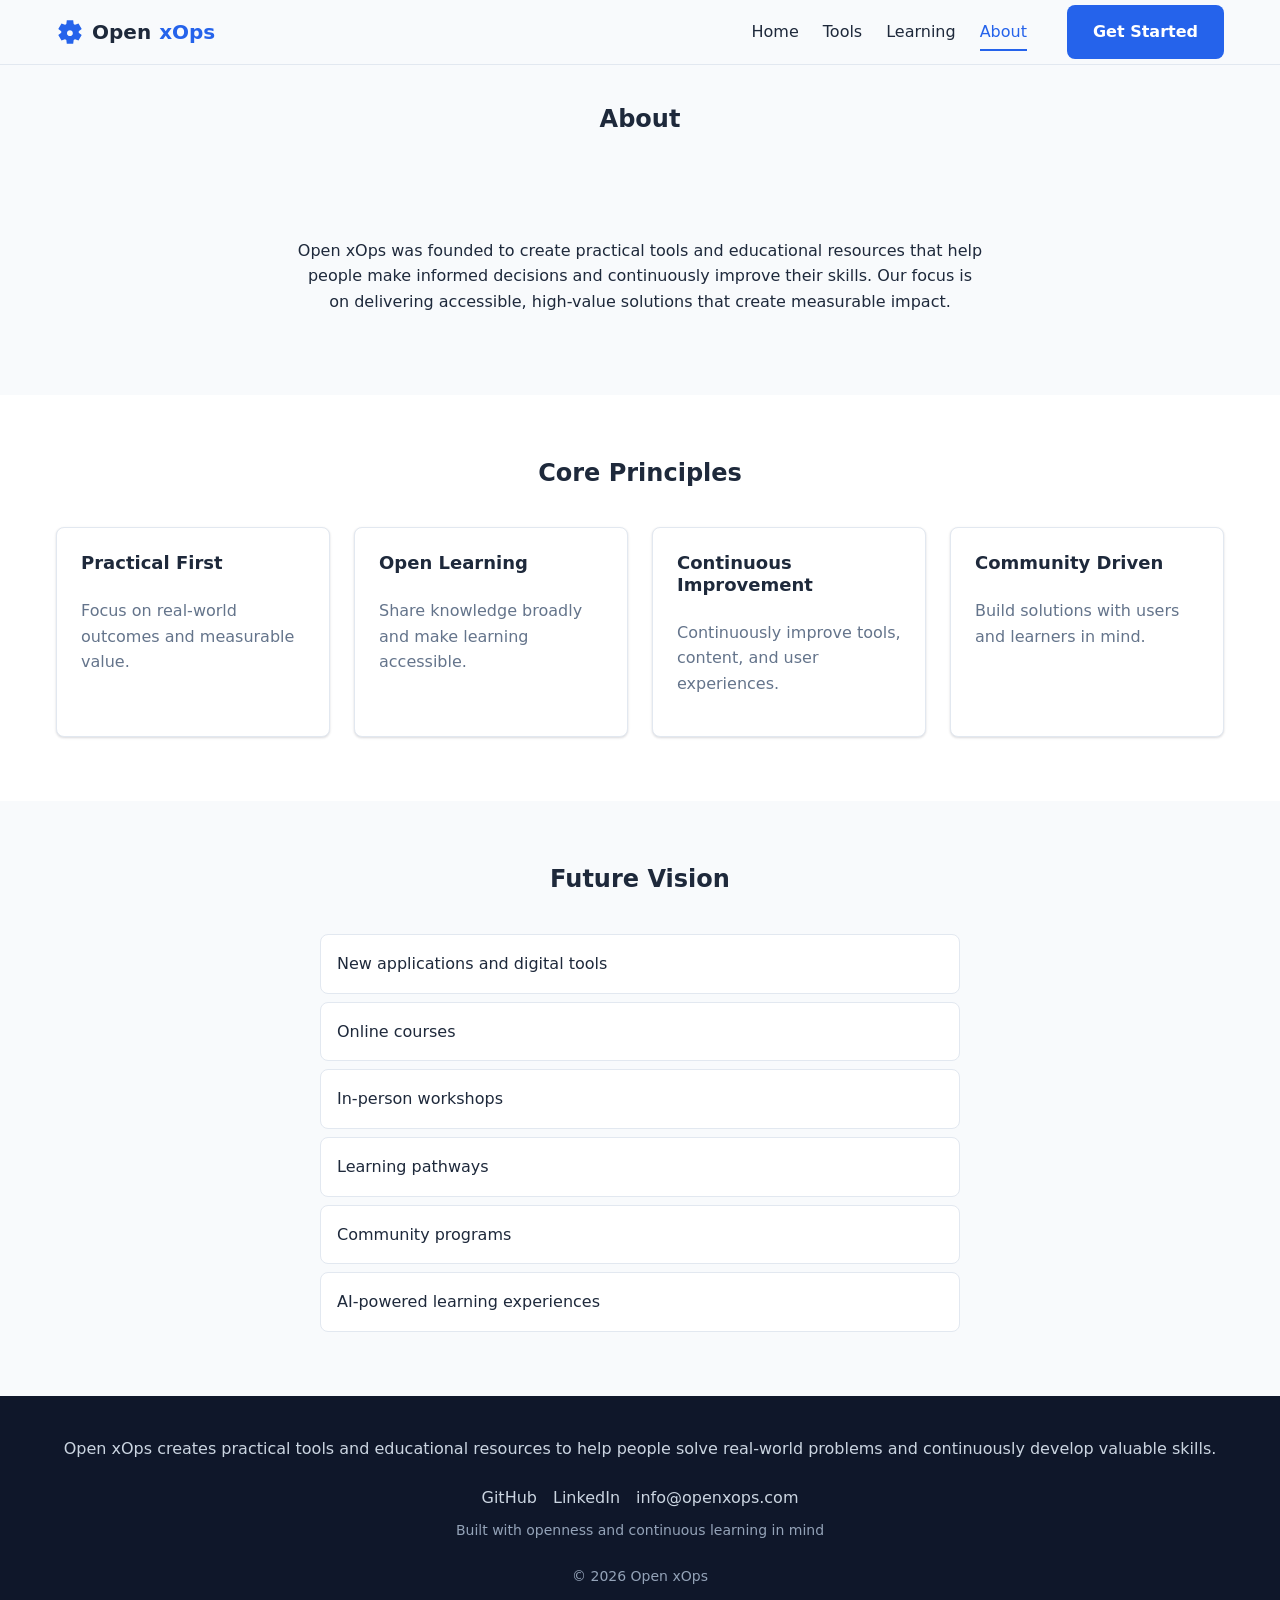
<file: OpenxOpsApp/about.html>
<!DOCTYPE html>
<html lang="en">
<head>
  <meta charset="UTF-8" />
  <meta name="viewport" content="width=device-width, initial-scale=1.0" />
  <title>About — Open xOps</title>
  <meta
    name="description"
    content="Open xOps was founded to create practical tools and educational resources that help people make informed decisions and continuously improve their skills."
  />
  <link rel="icon" type="image/svg+xml" href="assets/icons/favicon.svg" />
  <link rel="stylesheet" href="css/styles.css" />
</head>
<body data-page="about.html">
  <a class="skip-link" href="#main-content">Skip to main content</a>

  <header class="site-header">
    <div class="container">
      <a class="brand" href="index.html" aria-label="Open xOps home">
        <span class="brand-icon" aria-hidden="true"></span>
        Open <span>xOps</span>
      </a>

      <nav class="main-nav" id="main-nav" aria-label="Primary">
        <ul class="nav-links">
          <li><a href="index.html">Home</a></li>
          <li><a href="tools.html">Tools</a></li>
          <li><a href="learning.html">Learning</a></li>
          <li><a href="about.html" aria-current="page">About</a></li>
        </ul>
        <a class="btn btn-primary" href="tools.html">Get Started</a>
      </nav>

      <button
        class="nav-toggle"
        type="button"
        aria-label="Toggle navigation menu"
        aria-expanded="false"
        aria-controls="main-nav"
      >
        <span class="nav-toggle-bar"></span>
        <span class="nav-toggle-bar"></span>
        <span class="nav-toggle-bar"></span>
      </button>
    </div>
  </header>

  <main id="main-content">
    <section class="page-header container">
      <h1>About</h1>
    </section>

    <section class="section">
      <div class="container company-story">
        <p>
          Open xOps was founded to create practical tools and educational
          resources that help people make informed decisions and
          continuously improve their skills. Our focus is on delivering
          accessible, high-value solutions that create measurable impact.
        </p>
      </div>
    </section>

    <!-- Core Principles -->
    <section class="section mission-section">
      <div class="container">
        <div class="section-header">
          <h2>Core Principles</h2>
        </div>
        <div class="grid grid-4">
          <div class="card">
            <h3>Practical First</h3>
            <p>Focus on real-world outcomes and measurable value.</p>
          </div>
          <div class="card">
            <h3>Open Learning</h3>
            <p>Share knowledge broadly and make learning accessible.</p>
          </div>
          <div class="card">
            <h3>Continuous Improvement</h3>
            <p>
              Continuously improve tools, content, and user experiences.
            </p>
          </div>
          <div class="card">
            <h3>Community Driven</h3>
            <p>Build solutions with users and learners in mind.</p>
          </div>
        </div>
      </div>
    </section>

    <!-- Future Vision -->
    <section class="section">
      <div class="container">
        <div class="section-header">
          <h2>Future Vision</h2>
        </div>
        <ul class="future-vision-list">
          <li>New applications and digital tools</li>
          <li>Online courses</li>
          <li>In-person workshops</li>
          <li>Learning pathways</li>
          <li>Community programs</li>
          <li>AI-powered learning experiences</li>
        </ul>
      </div>
    </section>
  </main>

  <footer class="site-footer">
    <div class="container">
      <p>
        Open xOps creates practical tools and educational resources to help
        people solve real-world problems and continuously develop valuable
        skills.
      </p>
      <ul class="footer-links">
        <li><a href="https://github.com/tserdp" target="_blank" rel="noopener noreferrer" aria-label="Open xOps on GitHub (opens in a new tab)">GitHub</a></li>
        <li><a href="https://www.linkedin.com/company/openxops/" target="_blank" rel="noopener noreferrer" aria-label="Open xOps on LinkedIn (opens in a new tab)">LinkedIn</a></li>
        <li><a href="mailto:info@openxops.com" aria-label="Email Open xOps">info@openxops.com</a></li>
      </ul>
      <p class="footer-tagline">Built with openness and continuous learning in mind</p>
      <p class="footer-tagline">&copy; 2026 Open xOps</p>
    </div>
  </footer>

  <script src="js/main.js"></script>
</body>
</html>
</file>
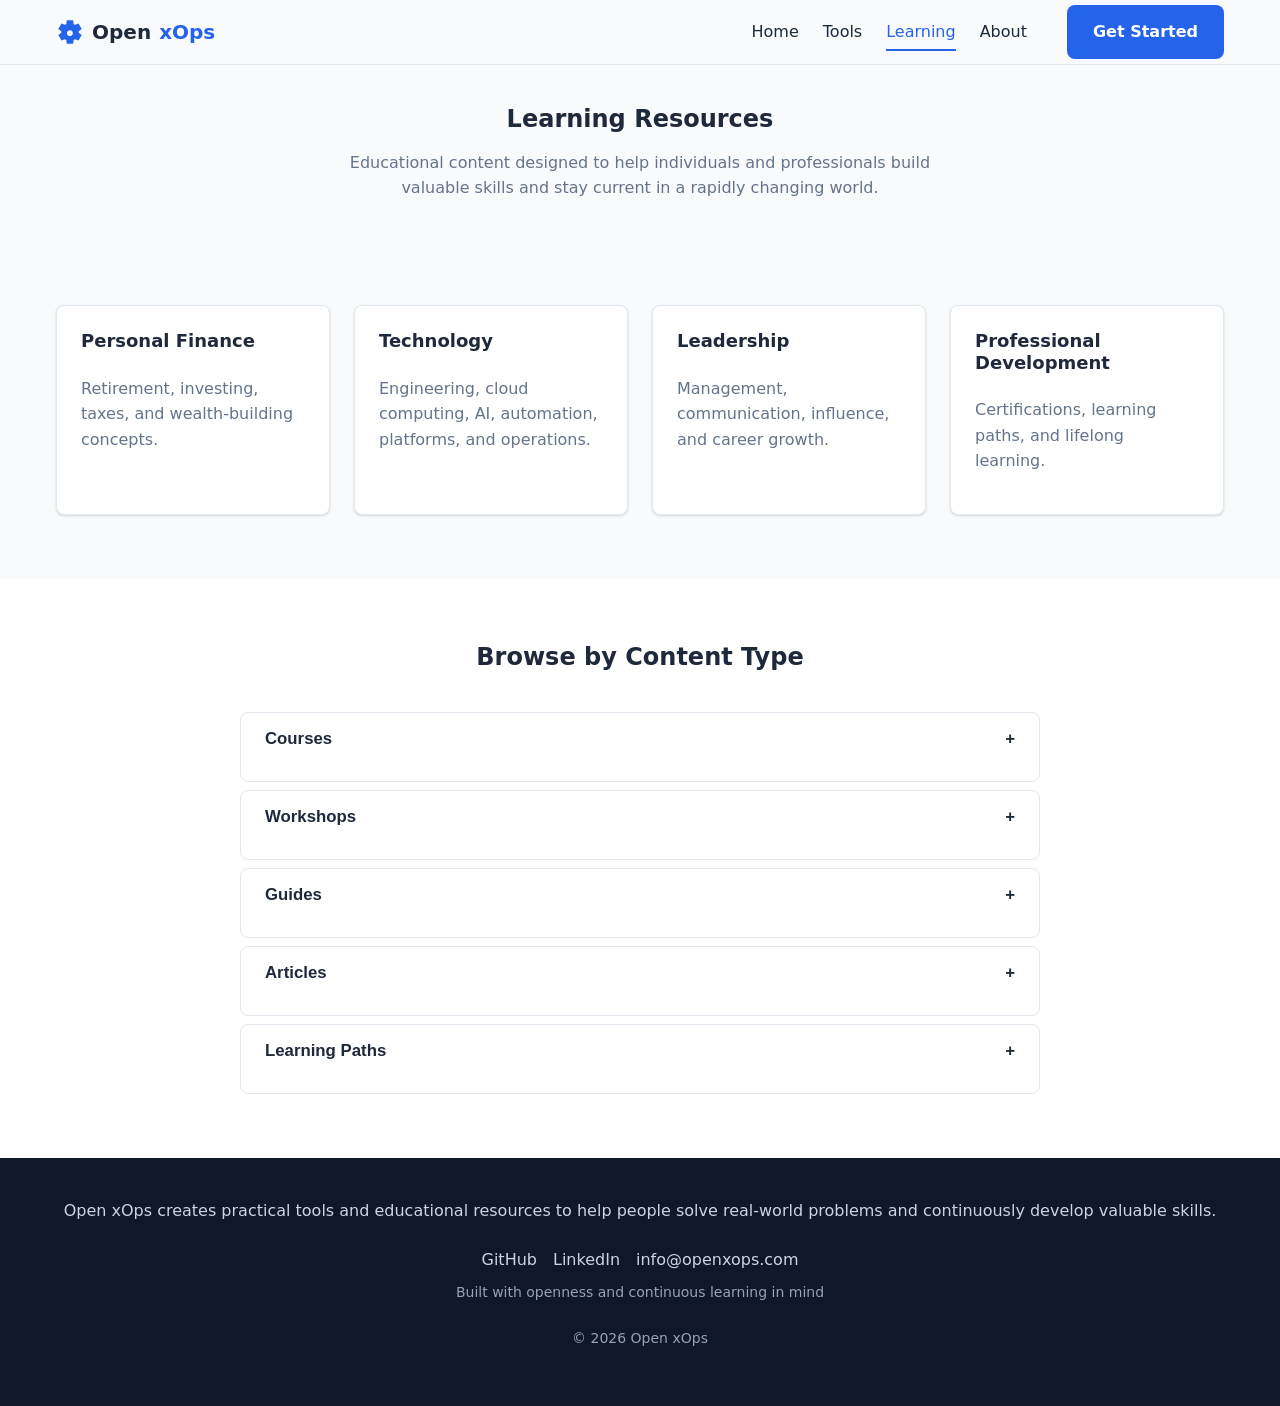
<file: OpenxOpsApp/learning.html>
<!DOCTYPE html>
<html lang="en">
<head>
  <meta charset="UTF-8" />
  <meta name="viewport" content="width=device-width, initial-scale=1.0" />
  <title>Learning Resources — Open xOps</title>
  <meta
    name="description"
    content="Educational content designed to help individuals and professionals build valuable skills and stay current in a rapidly changing world."
  />
  <link rel="icon" type="image/svg+xml" href="assets/icons/favicon.svg" />
  <link rel="stylesheet" href="css/styles.css" />
</head>
<body data-page="learning.html">
  <a class="skip-link" href="#main-content">Skip to main content</a>

  <header class="site-header">
    <div class="container">
      <a class="brand" href="index.html" aria-label="Open xOps home">
        <span class="brand-icon" aria-hidden="true"></span>
        Open <span>xOps</span>
      </a>

      <nav class="main-nav" id="main-nav" aria-label="Primary">
        <ul class="nav-links">
          <li><a href="index.html">Home</a></li>
          <li><a href="tools.html">Tools</a></li>
          <li><a href="learning.html" aria-current="page">Learning</a></li>
          <li><a href="about.html">About</a></li>
        </ul>
        <a class="btn btn-primary" href="tools.html">Get Started</a>
      </nav>

      <button
        class="nav-toggle"
        type="button"
        aria-label="Toggle navigation menu"
        aria-expanded="false"
        aria-controls="main-nav"
      >
        <span class="nav-toggle-bar"></span>
        <span class="nav-toggle-bar"></span>
        <span class="nav-toggle-bar"></span>
      </button>
    </div>
  </header>

  <main id="main-content">
    <section class="page-header container">
      <h1>Learning Resources</h1>
      <p>
        Educational content designed to help individuals and professionals
        build valuable skills and stay current in a rapidly changing world.
      </p>
    </section>

    <!-- Learning Categories -->
    <section class="section">
      <div class="container">
        <div class="grid grid-4">
          <div class="card">
            <h3>Personal Finance</h3>
            <p>Retirement, investing, taxes, and wealth-building concepts.</p>
          </div>
          <div class="card">
            <h3>Technology</h3>
            <p>
              Engineering, cloud computing, AI, automation, platforms, and
              operations.
            </p>
          </div>
          <div class="card">
            <h3>Leadership</h3>
            <p>Management, communication, influence, and career growth.</p>
          </div>
          <div class="card">
            <h3>Professional Development</h3>
            <p>Certifications, learning paths, and lifelong learning.</p>
          </div>
        </div>
      </div>
    </section>

    <!-- Accordion Content -->
    <section class="section mission-section">
      <div class="container">
        <div class="section-header">
          <h2>Browse by Content Type</h2>
        </div>

        <div class="accordion">
          <div class="accordion-item">
            <h3>
              <button
                class="accordion-trigger"
                id="courses-trigger"
                aria-expanded="false"
                aria-controls="courses-panel"
              >
                Courses
                <span class="accordion-icon" aria-hidden="true">+</span>
              </button>
            </h3>
            <div
              class="accordion-panel"
              id="courses-panel"
              role="region"
              aria-labelledby="courses-trigger"
              hidden
            >
              <div class="accordion-panel-inner">
                <div class="accordion-content">
                  <div class="resource-item">
                    <div>
                      <strong>Retirement Planning Fundamentals</strong>
                      <p class="resource-meta">
                        Skill level: Beginner
                      </p>
                    </div>
                    <a class="btn btn-secondary btn-sm" href="#">View Resource</a>
                  </div>
                  <div class="resource-item">
                    <div>
                      <strong>Cloud Computing Essentials</strong>
                      <p class="resource-meta">
                        Skill level: Intermediate
                      </p>
                    </div>
                    <a class="btn btn-secondary btn-sm" href="#">View Resource</a>
                  </div>
                </div>
              </div>
            </div>
          </div>

          <div class="accordion-item">
            <h3>
              <button
                class="accordion-trigger"
                id="workshops-trigger"
                aria-expanded="false"
                aria-controls="workshops-panel"
              >
                Workshops
                <span class="accordion-icon" aria-hidden="true">+</span>
              </button>
            </h3>
            <div
              class="accordion-panel"
              id="workshops-panel"
              role="region"
              aria-labelledby="workshops-trigger"
              hidden
            >
              <div class="accordion-panel-inner">
                <div class="accordion-content">
                  <div class="resource-item">
                    <div>
                      <strong>Leading Through Change</strong>
                      <p class="resource-meta">
                        Skill level: All Levels
                      </p>
                    </div>
                    <a class="btn btn-secondary btn-sm" href="#">View Resource</a>
                  </div>
                </div>
              </div>
            </div>
          </div>

          <div class="accordion-item">
            <h3>
              <button
                class="accordion-trigger"
                id="guides-trigger"
                aria-expanded="false"
                aria-controls="guides-panel"
              >
                Guides
                <span class="accordion-icon" aria-hidden="true">+</span>
              </button>
            </h3>
            <div
              class="accordion-panel"
              id="guides-panel"
              role="region"
              aria-labelledby="guides-trigger"
              hidden
            >
              <div class="accordion-panel-inner">
                <div class="accordion-content">
                  <div class="resource-item">
                    <div>
                      <strong>Retirement Planning 101</strong>
                      <p class="resource-meta">
                        Skill level: Beginner
                      </p>
                    </div>
                    <a class="btn btn-secondary btn-sm" href="#">View Resource</a>
                  </div>
                </div>
              </div>
            </div>
          </div>

          <div class="accordion-item">
            <h3>
              <button
                class="accordion-trigger"
                id="articles-trigger"
                aria-expanded="false"
                aria-controls="articles-panel"
              >
                Articles
                <span class="accordion-icon" aria-hidden="true">+</span>
              </button>
            </h3>
            <div
              class="accordion-panel"
              id="articles-panel"
              role="region"
              aria-labelledby="articles-trigger"
              hidden
            >
              <div class="accordion-panel-inner">
                <div class="accordion-content">
                  <div class="resource-item">
                    <div>
                      <strong>Cloud Fundamentals</strong>
                      <p class="resource-meta">
                        Skill level: Beginner
                      </p>
                    </div>
                    <a class="btn btn-secondary btn-sm" href="#">View Resource</a>
                  </div>
                </div>
              </div>
            </div>
          </div>

          <div class="accordion-item">
            <h3>
              <button
                class="accordion-trigger"
                id="paths-trigger"
                aria-expanded="false"
                aria-controls="paths-panel"
              >
                Learning Paths
                <span class="accordion-icon" aria-hidden="true">+</span>
              </button>
            </h3>
            <div
              class="accordion-panel"
              id="paths-panel"
              role="region"
              aria-labelledby="paths-trigger"
              hidden
            >
              <div class="accordion-panel-inner">
                <div class="accordion-content">
                  <div class="resource-item">
                    <div>
                      <strong>Career Development Path</strong>
                      <p class="resource-meta">
                        Skill level: All Levels
                      </p>
                    </div>
                    <a class="btn btn-secondary btn-sm" href="#">View Resource</a>
                  </div>
                </div>
              </div>
            </div>
          </div>
        </div>
      </div>
    </section>
  </main>

  <footer class="site-footer">
    <div class="container">
      <p>
        Open xOps creates practical tools and educational resources to help
        people solve real-world problems and continuously develop valuable
        skills.
      </p>
      <ul class="footer-links">
        <li><a href="https://github.com/tserdp" target="_blank" rel="noopener noreferrer" aria-label="Open xOps on GitHub (opens in a new tab)">GitHub</a></li>
        <li><a href="https://www.linkedin.com/company/openxops/" target="_blank" rel="noopener noreferrer" aria-label="Open xOps on LinkedIn (opens in a new tab)">LinkedIn</a></li>
        <li><a href="mailto:info@openxops.com" aria-label="Email Open xOps">info@openxops.com</a></li>
      </ul>
      <p class="footer-tagline">Built with openness and continuous learning in mind</p>
      <p class="footer-tagline">&copy; 2026 Open xOps</p>
    </div>
  </footer>

  <script src="js/main.js"></script>
</body>
</html>
</file>
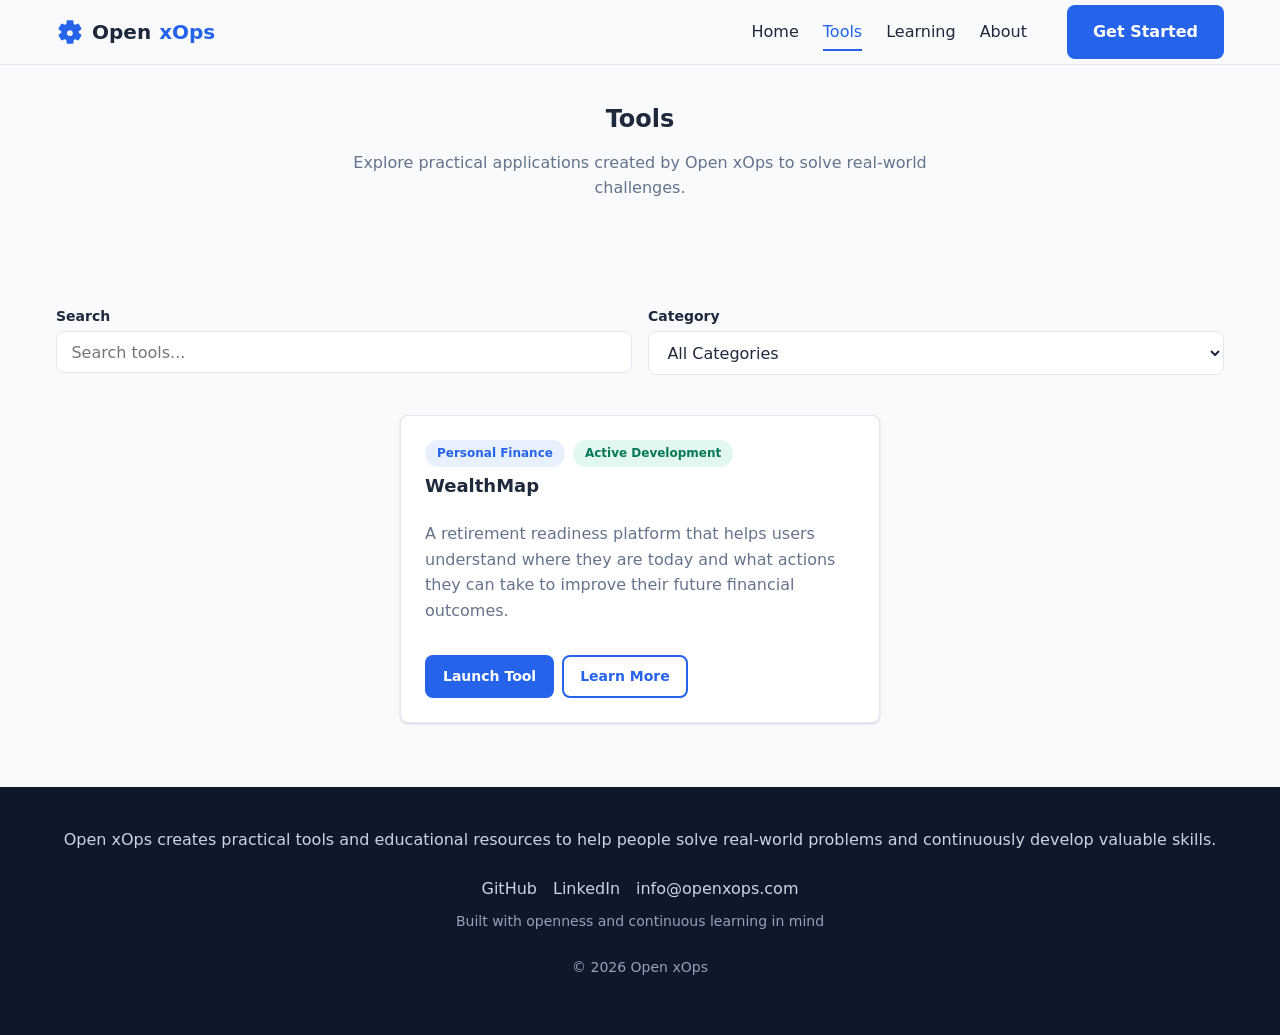
<file: OpenxOpsApp/tools.html>
<!DOCTYPE html>
<html lang="en">
<head>
  <meta charset="UTF-8" />
  <meta name="viewport" content="width=device-width, initial-scale=1.0" />
  <title>Tools — Open xOps</title>
  <meta
    name="description"
    content="Explore practical applications created by Open xOps to solve real-world challenges."
  />
  <link rel="icon" type="image/svg+xml" href="assets/icons/favicon.svg" />
  <link rel="stylesheet" href="css/styles.css" />
</head>
<body data-page="tools.html">
  <a class="skip-link" href="#main-content">Skip to main content</a>

  <header class="site-header">
    <div class="container">
      <a class="brand" href="index.html" aria-label="Open xOps home">
        <span class="brand-icon" aria-hidden="true"></span>
        Open <span>xOps</span>
      </a>

      <nav class="main-nav" id="main-nav" aria-label="Primary">
        <ul class="nav-links">
          <li><a href="index.html">Home</a></li>
          <li><a href="tools.html" aria-current="page">Tools</a></li>
          <li><a href="learning.html">Learning</a></li>
          <li><a href="about.html">About</a></li>
        </ul>
        <a class="btn btn-primary" href="tools.html">Get Started</a>
      </nav>

      <button
        class="nav-toggle"
        type="button"
        aria-label="Toggle navigation menu"
        aria-expanded="false"
        aria-controls="main-nav"
      >
        <span class="nav-toggle-bar"></span>
        <span class="nav-toggle-bar"></span>
        <span class="nav-toggle-bar"></span>
      </button>
    </div>
  </header>

  <main id="main-content">
    <section class="page-header container">
      <h1>Tools</h1>
      <p>
        Explore practical applications created by Open xOps to solve
        real-world challenges.
      </p>
    </section>

    <section class="section">
      <div class="container">
        <form class="filters" role="search" aria-label="Filter tools">
          <div class="form-control">
            <label for="tool-search">Search</label>
            <input
              type="search"
              id="tool-search"
              name="tool-search"
              placeholder="Search tools..."
              autocomplete="off"
            />
          </div>
          <div class="form-control">
            <label for="tool-category">Category</label>
            <select id="tool-category" name="tool-category">
              <option value="all">All Categories</option>
              <option value="personal-finance">Personal Finance</option>
              <option value="productivity">Productivity</option>
              <option value="career-development">Career Development</option>
              <option value="technology">Technology</option>
              <option value="analytics">Analytics</option>
              <option value="utilities">Utilities</option>
            </select>
          </div>
        </form>

        <div class="featured-tool-single" id="tools-grid">
          <article
            class="card"
            data-tool-card
            data-name="WealthMap"
            data-description="A retirement readiness platform that helps users understand where they are today and what actions they can take to improve their future financial outcomes."
            data-category="personal-finance"
          >
            <div class="card-meta">
              <span class="badge badge-category">Personal Finance</span>
              <span class="badge badge-status-active">Active Development</span>
            </div>
            <h3>WealthMap</h3>
            <p>
              A retirement readiness platform that helps users understand
              where they are today and what actions they can take to improve
              their future financial outcomes.
            </p>
            <div class="card-actions">
              <a class="btn btn-primary btn-sm" href="https://tserdp.github.io/wealth-map/" target="_blank" rel="noopener noreferrer">Launch Tool</a>
              <a class="btn btn-secondary btn-sm" href="https://github.com/tserdp/wealth-map" target="_blank" rel="noopener noreferrer">Learn More</a>
            </div>
          </article>
        </div>

        <p class="empty-state" id="tools-empty-state">
          No tools match your search. Try a different keyword or category.
        </p>
      </div>
    </section>
  </main>

  <footer class="site-footer">
    <div class="container">
      <p>
        Open xOps creates practical tools and educational resources to help
        people solve real-world problems and continuously develop valuable
        skills.
      </p>
      <ul class="footer-links">
        <li><a href="https://github.com/tserdp" target="_blank" rel="noopener noreferrer" aria-label="Open xOps on GitHub (opens in a new tab)">GitHub</a></li>
        <li><a href="https://www.linkedin.com/company/openxops/" target="_blank" rel="noopener noreferrer" aria-label="Open xOps on LinkedIn (opens in a new tab)">LinkedIn</a></li>
        <li><a href="mailto:info@openxops.com" aria-label="Email Open xOps">info@openxops.com</a></li>
      </ul>
      <p class="footer-tagline">Built with openness and continuous learning in mind</p>
      <p class="footer-tagline">&copy; 2026 Open xOps</p>
    </div>
  </footer>

  <script src="js/main.js"></script>
</body>
</html>
</file>
<file: css/styles.css>
/* ==========================================================================
   Open xOps Design System
   ========================================================================== */

:root {
  --color-primary: #2563eb;
  --color-accent: #10b981;
  --color-bg: #f8fafc;
  --color-bg-dark: #0f172a;
  --color-text: #1e293b;
  --color-text-secondary: #64748b;
  --color-white: #ffffff;
  --color-border: #e2e8f0;
  --font-family: system-ui, -apple-system, BlinkMacSystemFont, "Segoe UI", sans-serif;
  --space-xs: 0.5rem;
  --space-sm: 1rem;
  --space-md: 1.5rem;
  --space-lg: 2.5rem;
  --space-xl: 4rem;
  --max-width: 1200px;
  --radius: 0.5rem;
  --shadow: 0 1px 3px rgba(15, 23, 42, 0.1), 0 1px 2px rgba(15, 23, 42, 0.06);
  --shadow-lg: 0 10px 25px rgba(15, 23, 42, 0.08);
  --header-height: 4rem;
  --transition: 0.2s ease;
}

*, *::before, *::after {
  box-sizing: border-box;
}

html {
  scroll-behavior: smooth;
}

body {
  margin: 0;
  font-family: var(--font-family);
  color: var(--color-text);
  background-color: var(--color-bg);
  line-height: 1.6;
  -webkit-font-smoothing: antialiased;
}

img {
  max-width: 100%;
  display: block;
}

a {
  color: var(--color-primary);
  text-decoration: none;
}

ul {
  margin: 0;
  padding: 0;
  list-style: none;
}

h1, h2, h3, h4 {
  line-height: 1.2;
  margin: 0 0 var(--space-sm);
}

p {
  margin: 0 0 var(--space-sm);
}

button, input, select {
  font: inherit;
}

:focus-visible {
  outline: 3px solid var(--color-primary);
  outline-offset: 2px;
}

.skip-link {
  position: absolute;
  left: -9999px;
  top: 0;
  background: var(--color-primary);
  color: var(--color-white);
  padding: var(--space-xs) var(--space-sm);
  z-index: 1000;
  border-radius: var(--radius);
}

.skip-link:focus {
  left: var(--space-sm);
  top: var(--space-sm);
}

.container {
  width: 100%;
  max-width: var(--max-width);
  margin-inline: auto;
  padding-inline: var(--space-sm);
}

.section {
  padding-block: 3.5rem;
  border-top: 1px solid var(--color-border);
}

@media (min-width: 768px) {
  .section {
    padding-block: 5rem;
  }
}

@media (min-width: 1024px) {
  .section {
    padding-block: 6.5rem;
  }
}

.section-header {
  text-align: center;
  max-width: 680px;
  margin-inline: auto;
  margin-bottom: var(--space-xl);
}

.section-header h2 {
  font-size: clamp(1.75rem, 1.3rem + 1.6vw, 2.25rem);
  font-weight: 800;
  letter-spacing: -0.01em;
}

.section-header p {
  color: #475569;
  font-size: 1.0625rem;
  line-height: 1.7;
}

.grid {
  display: grid;
  gap: var(--space-md);
}

.grid-3 {
  grid-template-columns: repeat(auto-fit, minmax(260px, 1fr));
}

.grid-4 {
  grid-template-columns: repeat(auto-fit, minmax(220px, 1fr));
}

.btn {
  display: inline-flex;
  align-items: center;
  justify-content: center;
  gap: 0.5rem;
  padding: 0.75rem 1.5rem;
  border-radius: var(--radius);
  font-weight: 600;
  font-size: 1rem;
  border: 2px solid transparent;
  cursor: pointer;
  transition: background-color var(--transition), color var(--transition), border-color var(--transition);
}

.btn-primary {
  background-color: var(--color-primary);
  color: var(--color-white);
}

.btn-primary:hover {
  background-color: #1d4ed8;
}

.btn-secondary {
  background-color: transparent;
  border-color: var(--color-primary);
  color: var(--color-primary);
}

.btn-secondary:hover {
  background-color: var(--color-primary);
  color: var(--color-white);
}

.btn-sm {
  padding: 0.55rem 1rem;
  font-size: 0.875rem;
}

.site-header {
  position: sticky;
  top: 0;
  z-index: 100;
  background-color: rgba(248, 250, 252, 0.92);
  backdrop-filter: blur(8px);
  border-bottom: 1px solid var(--color-border);
}

.site-header .container {
  display: flex;
  align-items: center;
  justify-content: space-between;
  min-height: var(--header-height);
}

.brand {
  display: inline-flex;
  align-items: center;
  gap: 0.5rem;
  font-size: 1.25rem;
  font-weight: 800;
  color: var(--color-text);
}

.brand span {
  color: var(--color-primary);
}

.brand-icon {
  width: 28px;
  height: 28px;
  flex-shrink: 0;
  background-color: var(--color-primary);
  -webkit-mask-image: url("../assets/logos/logo.svg");
  mask-image: url("../assets/logos/logo.svg");
  -webkit-mask-size: contain;
  mask-size: contain;
  -webkit-mask-repeat: no-repeat;
  mask-repeat: no-repeat;
  -webkit-mask-position: center;
  mask-position: center;
}

.nav-toggle {
  display: none;
  background: none;
  border: none;
  cursor: pointer;
  padding: 0.5rem;
}

.nav-toggle-bar {
  display: block;
  width: 24px;
  height: 2px;
  margin: 5px 0;
  background-color: var(--color-text);
  transition: transform var(--transition), opacity var(--transition);
}

.main-nav {
  display: flex;
  align-items: center;
}

.nav-links {
  display: flex;
  gap: var(--space-md);
}

.nav-links a {
  white-space: nowrap;
  color: var(--color-text);
  font-weight: 500;
  padding: 0.5rem 0;
  border-bottom: 2px solid transparent;
  transition: border-color var(--transition), color var(--transition);
}

.nav-links a:hover,
.nav-links a[aria-current="page"] {
  color: var(--color-primary);
  border-bottom-color: var(--color-primary);
}

.hero {
  padding-block: var(--space-xl) calc(var(--space-xl) + var(--space-sm));
  text-align: center;
}

section.hero:not(.container) {
  background: linear-gradient(180deg, #e6eefc 0%, var(--color-bg) 100%);
  border-bottom: 1px solid var(--color-border);
}

.hero h1 {
  font-size: clamp(2rem, 1.2rem + 3.5vw, 3.5rem);
  font-weight: 800;
  line-height: 1.15;
  letter-spacing: -0.02em;
  max-width: 900px;
  margin-inline: auto;
  margin-bottom: var(--space-md);
  text-wrap: balance;
}

.hero p {
  font-size: clamp(1.0625rem, 1rem + 0.4vw, 1.25rem);
  line-height: 1.7;
  color: var(--color-text-secondary);
  max-width: 720px;
  margin-inline: auto;
  margin-bottom: var(--space-lg);
  text-wrap: pretty;
}

.hero-actions {
  display: flex;
  flex-direction: column;
  align-items: stretch;
  justify-content: center;
  gap: var(--space-sm);
  max-width: 420px;
  margin-inline: auto;
}

@media (min-width: 480px) {
  .hero-actions {
    flex-direction: row;
    align-items: center;
    flex-wrap: wrap;
    max-width: none;
  }
}

@media (min-width: 1024px) {
  .hero {
    padding-block: calc(var(--space-xl) * 1.75);
  }
}

.page-header {
  padding-block: var(--space-lg) var(--space-md);
  text-align: center;
}

.page-header p {
  max-width: 700px;
  margin-inline: auto;
  color: var(--color-text-secondary);
}

.card {
  background-color: var(--color-white);
  border: 1px solid #cbd5e1;
  border-radius: var(--radius);
  padding: var(--space-md);
  box-shadow: var(--shadow);
  display: flex;
  flex-direction: column;
  gap: var(--space-xs);
  transition: box-shadow var(--transition), transform var(--transition);
}

.card:hover {
  box-shadow: var(--shadow-lg);
  transform: translateY(-2px);
}

.card h3 {
  font-size: 1.125rem;
}

.card p {
  color: var(--color-text-secondary);
  flex-grow: 1;
}

.card-meta {
  display: flex;
  flex-wrap: wrap;
  gap: var(--space-xs);
  align-items: center;
}

.card-actions {
  display: flex;
  flex-wrap: wrap;
  gap: var(--space-sm);
  margin-top: var(--space-xs);
}

.badge {
  display: inline-block;
  padding: 0.25rem 0.75rem;
  border-radius: 999px;
  font-size: 0.75rem;
  font-weight: 600;
  white-space: nowrap;
}

.badge-category {
  background-color: rgba(37, 99, 235, 0.1);
  color: var(--color-primary);
}

.badge-status-available {
  background-color: rgba(16, 185, 129, 0.12);
  color: #047857;
}



.badge-status-community {
  background-color: rgba(124, 58, 237, 0.12);
  color: #6d28d9;
}

.platform-tools-grid {
  display: grid;
  grid-template-columns: 1fr;
  gap: var(--space-md);
}

@media (min-width: 768px) {
  .platform-tools-grid {
    grid-template-columns: repeat(3, 1fr);
  }
}

@media (min-width: 768px) {
  .platform-grid-4,
  .learning-areas-grid,
  .platform-grid-5 {
    grid-template-columns: repeat(2, 1fr);
  }
}

@media (min-width: 1024px) {
  .platform-grid-4,
  .learning-areas-grid {
    grid-template-columns: repeat(4, 1fr);
  }

  .platform-grid-5 {
    grid-template-columns: repeat(3, 1fr);
  }
}

@media (min-width: 1280px) {
  .platform-grid-5 {
    grid-template-columns: repeat(5, 1fr);
  }
}

.contribution-grid {
  grid-template-columns: 1fr;
}

@media (min-width: 768px) {
  .contribution-grid {
    grid-template-columns: repeat(3, 1fr);
  }
}

.learning-category-card .card-subtitle {
  flex-grow: 0;
  font-weight: 600;
  color: var(--color-text);
}

.learning-category-card .card-actions {
  margin-top: auto;
}

.platform-tool-card .badge {
  width: fit-content;
}

.platform-tool-card .card-subtitle {
  flex-grow: 0;
  font-weight: 600;
  color: var(--color-text);
}

.platform-tool-card .card-actions {
  margin-top: auto;
}

.platform-tool-card .btn {
  transition: background-color var(--transition), color var(--transition), border-color var(--transition), box-shadow var(--transition);
}

.section-footer {
  margin-top: var(--space-lg);
  text-align: center;
}

.section-footer p {
  max-width: 700px;
  margin-inline: auto;
  color: var(--color-text-secondary);
}

.section-footer-actions {
  display: flex;
  flex-wrap: wrap;
  justify-content: center;
  gap: var(--space-sm);
  margin-top: var(--space-md);
}

.learning-overview {
  background-color: var(--color-bg);
}

.why-section {
  background-color: #e6eefc;
  border-top-color: #cbd9f5;
}

.value-icon-wrap {
  display: inline-flex;
  align-items: center;
  justify-content: center;
  width: 3rem;
  height: 3rem;
  border-radius: var(--radius);
  background-color: rgba(37, 99, 235, 0.1);
  color: var(--color-primary);
}

.value-icon {
  width: 1.5rem;
  height: 1.5rem;
}

.metrics-row {
  display: grid;
  grid-template-columns: repeat(2, 1fr);
  gap: var(--space-md);
  margin-top: var(--space-lg);
  padding: 0;
  list-style: none;
}

@media (min-width: 768px) {
  .metrics-row {
    grid-template-columns: repeat(4, 1fr);
  }
}

.metric {
  display: flex;
  flex-direction: column;
  gap: 0.25rem;
  padding: var(--space-sm);
  border-top: 3px solid var(--color-accent);
}

.metric-value {
  font-size: 1.25rem;
  font-weight: 700;
  color: var(--color-primary);
}

.metric-label {
  color: var(--color-text-secondary);
  font-weight: 600;
}

.mission-section {
  background-color: var(--color-bg);
  border-top: 0;
}

.tools-overview {
  background-color: var(--color-white);
}

.featured-tools-grid,
.learning-grid,
.category-grid {
  display: grid;
  grid-template-columns: repeat(auto-fit, minmax(260px, 1fr));
  gap: var(--space-md);
}

.learning-card,
.learning-category-card {
  min-height: 100%;
}

.learning-card .badge,
.learning-category-card .badge {
  width: fit-content;
}

.cta-banner {
  background-color: #1e3a8a;
  color: var(--color-white);
  text-align: center;
  padding-block: 4rem;
}

.cta-banner-inner {
  display: flex;
  flex-direction: column;
  align-items: center;
  gap: var(--space-sm);
}

.final-cta {
  padding-block: 4rem;
}

@media (min-width: 1024px) {
  .final-cta {
    padding-block: 6rem;
  }
}

.final-cta-lead {
  max-width: 720px;
  margin: 0;
  font-size: 1.125rem;
  line-height: 1.7;
  color: #e2e8f0;
}

.final-cta-actions {
  display: flex;
  flex-direction: column;
  align-items: stretch;
  gap: var(--space-sm);
  width: 100%;
  max-width: 420px;
}

@media (min-width: 600px) {
  .final-cta-actions {
    flex-direction: row;
    flex-wrap: wrap;
    justify-content: center;
    align-items: center;
    max-width: none;
    width: auto;
  }
}

.final-cta .btn {
  min-height: 2.75rem;
  transition: background-color var(--transition), color var(--transition), transform var(--transition), box-shadow var(--transition);
}

.final-cta .btn:hover {
  transform: translateY(-2px);
  box-shadow: 0 6px 16px rgba(0, 0, 0, 0.25);
}

.final-cta :focus-visible {
  outline-color: var(--color-white);
}

.final-cta-providers {
  width: 100%;
  max-width: 720px;
  margin-top: var(--space-md);
  padding-top: var(--space-lg);
  border-top: 1px solid rgba(255, 255, 255, 0.25);
  display: flex;
  flex-direction: column;
  align-items: center;
  gap: var(--space-sm);
}

.final-cta-providers h3 {
  margin: 0;
  font-size: 1.25rem;
}

.final-cta-providers p {
  margin: 0;
  color: #e2e8f0;
}

.final-cta-trust {
  max-width: 640px;
  margin: var(--space-md) 0 0;
  font-size: 0.9375rem;
  color: #cbd5e1;
}

.cta-banner h2 {
  font-size: clamp(1.5rem, 4vw, 2rem);
  margin-bottom: 0;
}

.cta-banner .btn-primary {
  background-color: var(--color-white);
  color: var(--color-primary);
}

.cta-banner .btn-primary:hover {
  background-color: var(--color-bg);
}

.cta-banner .btn-secondary {
  border-color: var(--color-white);
  color: var(--color-white);
}

.cta-banner .btn-secondary:hover {
  background-color: var(--color-white);
  color: var(--color-primary);
}

.company-story h2 {
  margin-bottom: var(--space-sm);
}

.company-story p + p {
  margin-top: var(--space-sm);
}

.tools-catalog-section {
  padding-block: 0 var(--space-xl);
}

.tools-filter-bar {
  display: grid;
  grid-template-columns: repeat(auto-fit, minmax(220px, 1fr));
  gap: var(--space-md);
  align-items: end;
  max-width: 760px;
  margin: 0 auto var(--space-lg);
}

.search-field,
.filter-field {
  display: flex;
  flex-direction: column;
  gap: 0.35rem;
  color: var(--color-text);
  font-weight: 600;
}

.search-field input,
.filter-field select {
  width: 100%;
  min-height: 44px;
  padding: 0.65rem 0.75rem;
  border: 1px solid var(--color-border);
  border-radius: var(--radius);
  background-color: var(--color-white);
  color: var(--color-text);
}

.tools-grid {
  display: grid;
  grid-template-columns: repeat(auto-fit, minmax(260px, 1fr));
  gap: var(--space-md);
  max-width: 960px;
  margin-inline: auto;
}

.tool-card[hidden] {
  display: none !important;
}

.tool-card h2 {
  font-size: 1.2rem;
}

.learning-accordion-section {
  background-color: var(--color-white);
}

.accordion {
  display: flex;
  flex-direction: column;
  gap: var(--space-xs);
  max-width: 800px;
  margin-inline: auto;
}

.accordion-item {
  border: 1px solid var(--color-border);
  border-radius: var(--radius);
  background-color: var(--color-white);
  overflow: hidden;
}

.accordion-trigger {
  width: 100%;
  display: flex;
  align-items: center;
  justify-content: space-between;
  padding: var(--space-sm) var(--space-md);
  background: none;
  border: none;
  font-size: 1.05rem;
  font-weight: 600;
  text-align: left;
  cursor: pointer;
  color: var(--color-text);
}

.accordion-icon {
  transition: transform var(--transition);
  flex-shrink: 0;
}

.accordion-trigger[aria-expanded="true"] .accordion-icon {
  transform: rotate(45deg);
}

.accordion-panel {
  display: grid;
  grid-template-rows: 0fr;
  transition: grid-template-rows var(--transition);
}

.accordion-panel[hidden] {
  display: none;
}

.accordion-panel-inner {
  overflow: hidden;
}

.accordion-item.is-open .accordion-panel {
  grid-template-rows: 1fr;
}

.accordion-content {
  padding: 0 var(--space-md) var(--space-md);
  display: flex;
  flex-direction: column;
  gap: var(--space-sm);
}

.resource-item {
  display: flex;
  justify-content: space-between;
  align-items: center;
  gap: var(--space-sm);
  padding: var(--space-sm);
  border: 1px solid var(--color-border);
  border-radius: var(--radius);
  flex-wrap: wrap;
}

.resource-item .resource-meta {
  color: var(--color-text-secondary);
  font-size: 0.9rem;
}

.company-story {
  max-width: 720px;
  margin-inline: auto;
  text-align: center;
}

.principle-card {
  min-height: 100%;
}

.future-vision-list {
  max-width: 640px;
  margin-inline: auto;
  display: flex;
  flex-direction: column;
  gap: var(--space-xs);
}

.future-vision-list li {
  padding: var(--space-sm);
  background-color: var(--color-white);
  border: 1px solid var(--color-border);
  border-radius: var(--radius);
}

.site-footer {
  background-color: var(--color-bg-dark);
  color: #cbd5e1;
  padding-block: var(--space-lg);
}

#training-request {
  scroll-margin-top: var(--header-height);
}

.visually-hidden {
  position: absolute;
  width: 1px;
  height: 1px;
  margin: -1px;
  padding: 0;
  overflow: hidden;
  clip: rect(0, 0, 0, 0);
  white-space: nowrap;
  border: 0;
}

.text-center {
  text-align: center;
}

.footer-grid {
  display: grid;
  grid-template-columns: 1fr;
  gap: var(--space-md);
}

.footer-heading {
  font-size: 1rem;
  color: var(--color-white);
  margin: 0 0 var(--space-sm);
}

.footer-section p {
  margin: 0;
  font-size: 0.9375rem;
}

.footer-links {
  display: flex;
  flex-direction: column;
  gap: var(--space-xs);
}

.footer-links a,
.footer-social a {
  color: #cbd5e1;
  text-decoration: none;
}

.footer-links a:hover,
.footer-social a:hover {
  color: var(--color-white);
  text-decoration: underline;
}

.footer-links a:focus-visible,
.footer-social a:focus-visible {
  outline: 2px solid var(--color-white);
  outline-offset: 3px;
  border-radius: 2px;
}

.footer-placeholder {
  color: #94a3b8;
}

.footer-bottom {
  display: flex;
  flex-direction: column;
  gap: var(--space-xs);
  margin-top: var(--space-lg);
  padding-top: var(--space-md);
  border-top: 1px solid #334155;
  font-size: 0.875rem;
}

.footer-bottom p {
  margin: 0;
}

.footer-social {
  display: flex;
  gap: var(--space-sm);
  flex-wrap: wrap;
}

.footer-tagline {
  color: #94a3b8;
}

@media (min-width: 768px) {
  .footer-grid {
    grid-template-columns: repeat(2, 1fr);
  }
}

@media (min-width: 1024px) {
  .footer-grid {
    grid-template-columns: repeat(4, 1fr);
  }

  .footer-bottom {
    flex-direction: row;
    flex-wrap: wrap;
    align-items: center;
    justify-content: space-between;
  }
}

@media (max-width: 767px) {
  .nav-toggle {
    display: block;
  }

  .main-nav {
    position: fixed;
    inset: var(--header-height) 0 0 auto;
    width: min(320px, 100%);
    background-color: var(--color-white);
    flex-direction: column;
    align-items: flex-start;
    padding: var(--space-md);
    box-shadow: var(--shadow-lg);
    transform: translateX(100%);
    visibility: hidden;
    transition: transform var(--transition), visibility 0s linear 0.2s;
  }

  .main-nav.is-open {
    transform: translateX(0);
    visibility: visible;
    transition: transform var(--transition), visibility 0s;
  }

  .nav-links {
    flex-direction: column;
    gap: var(--space-sm);
    width: 100%;
  }

  .nav-toggle[aria-expanded="true"] .nav-toggle-bar:nth-child(1) {
    transform: translateY(7px) rotate(45deg);
  }

  .nav-toggle[aria-expanded="true"] .nav-toggle-bar:nth-child(2) {
    opacity: 0;
  }

  .nav-toggle[aria-expanded="true"] .nav-toggle-bar:nth-child(3) {
    transform: translateY(-7px) rotate(-45deg);
  }
}

@media (min-width: 768px) {
  .grid-3 {
    grid-template-columns: repeat(3, 1fr);
  }
}

@media (prefers-reduced-motion: reduce) {
  html {
    scroll-behavior: auto;
  }

  .final-cta .btn,
  .card {
    transition: none;
  }

  .final-cta .btn:hover,
  .card:hover {
    transform: none;
  }
}
</file>
<file: OpenxOpsApp/css/styles.css>
/* ==========================================================================
   Open xOps Design System
   ========================================================================== */

:root {
  /* Colors */
  --color-primary: #2563eb;
  --color-accent: #10b981;
  --color-bg: #f8fafc;
  --color-bg-dark: #0f172a;
  --color-text: #1e293b;
  --color-text-secondary: #64748b;
  --color-white: #ffffff;
  --color-border: #e2e8f0;

  /* Typography */
  --font-family: system-ui, -apple-system, BlinkMacSystemFont, "Segoe UI", sans-serif;

  /* Spacing */
  --space-xs: 0.5rem;
  --space-sm: 1rem;
  --space-md: 1.5rem;
  --space-lg: 2.5rem;
  --space-xl: 4rem;

  /* Layout */
  --max-width: 1200px;
  --radius: 0.5rem;
  --shadow: 0 1px 3px rgba(15, 23, 42, 0.1), 0 1px 2px rgba(15, 23, 42, 0.06);
  --shadow-lg: 0 10px 25px rgba(15, 23, 42, 0.08);
  --header-height: 4rem;
  --transition: 0.2s ease;
}

/* ==========================================================================
   Reset & Base
   ========================================================================== */

*,
*::before,
*::after {
  box-sizing: border-box;
}

html {
  scroll-behavior: smooth;
}

body {
  margin: 0;
  font-family: var(--font-family);
  color: var(--color-text);
  background-color: var(--color-bg);
  line-height: 1.6;
  -webkit-font-smoothing: antialiased;
}

img {
  max-width: 100%;
  display: block;
}

a {
  color: var(--color-primary);
  text-decoration: none;
}

ul {
  margin: 0;
  padding: 0;
  list-style: none;
}

h1,
h2,
h3,
h4 {
  line-height: 1.2;
  margin: 0 0 var(--space-sm);
}

p {
  margin: 0 0 var(--space-sm);
}

:focus-visible {
  outline: 3px solid var(--color-primary);
  outline-offset: 2px;
}

.skip-link {
  position: absolute;
  left: -9999px;
  top: 0;
  background: var(--color-primary);
  color: var(--color-white);
  padding: var(--space-xs) var(--space-sm);
  z-index: 1000;
  border-radius: var(--radius);
}

.skip-link:focus {
  left: var(--space-sm);
  top: var(--space-sm);
}

/* ==========================================================================
   Layout Utilities
   ========================================================================== */

.container {
  width: 100%;
  max-width: var(--max-width);
  margin-inline: auto;
  padding-inline: var(--space-sm);
}

.section {
  padding-block: var(--space-xl);
}

.section-header {
  text-align: center;
  max-width: 640px;
  margin-inline: auto;
  margin-bottom: var(--space-lg);
}

.section-header p {
  color: var(--color-text-secondary);
}

.grid {
  display: grid;
  gap: var(--space-md);
}

.grid-3 {
  grid-template-columns: repeat(auto-fit, minmax(260px, 1fr));
}

.grid-4 {
  grid-template-columns: repeat(auto-fit, minmax(220px, 1fr));
}

.text-center {
  text-align: center;
}

/* ==========================================================================
   Buttons
   ========================================================================== */

.btn {
  display: inline-flex;
  align-items: center;
  justify-content: center;
  gap: 0.5rem;
  padding: 0.75rem 1.5rem;
  border-radius: var(--radius);
  font-weight: 600;
  font-size: 1rem;
  border: 2px solid transparent;
  cursor: pointer;
  transition: background-color var(--transition), color var(--transition), border-color var(--transition);
}

.btn-primary {
  background-color: var(--color-primary);
  color: var(--color-white);
}

.btn-primary:hover {
  background-color: #1d4ed8;
}

.btn-secondary {
  background-color: transparent;
  border-color: var(--color-primary);
  color: var(--color-primary);
}

.btn-secondary:hover {
  background-color: var(--color-primary);
  color: var(--color-white);
}

.btn-accent {
  background-color: var(--color-accent);
  color: var(--color-white);
}

.btn-accent:hover {
  background-color: #0ea271;
}

.btn-sm {
  padding: 0.5rem 1rem;
  font-size: 0.875rem;
}

.btn-block {
  width: 100%;
}

/* ==========================================================================
   Header
   ========================================================================== */

.site-header {
  position: sticky;
  top: 0;
  z-index: 100;
  background-color: rgba(248, 250, 252, 0.92);
  backdrop-filter: blur(8px);
  border-bottom: 1px solid var(--color-border);
}

.site-header .container {
  display: flex;
  align-items: center;
  justify-content: space-between;
  height: var(--header-height);
}

.brand {
  display: inline-flex;
  align-items: center;
  gap: 0.5rem;
  font-size: 1.25rem;
  font-weight: 800;
  color: var(--color-text);
}

.brand span {
  color: var(--color-primary);
}

.brand-icon {
  width: 28px;
  height: 28px;
  flex-shrink: 0;
  background-color: var(--color-primary);
  -webkit-mask-image: url("../assets/logos/logo.svg");
  mask-image: url("../assets/logos/logo.svg");
  -webkit-mask-size: contain;
  mask-size: contain;
  -webkit-mask-repeat: no-repeat;
  mask-repeat: no-repeat;
  -webkit-mask-position: center;
  mask-position: center;
}

.site-footer .brand-icon {
  background-color: var(--color-white);
}

.nav-toggle {
  display: none;
  background: none;
  border: none;
  cursor: pointer;
  padding: 0.5rem;
}

.nav-toggle-bar {
  display: block;
  width: 24px;
  height: 2px;
  margin: 5px 0;
  background-color: var(--color-text);
  transition: transform var(--transition), opacity var(--transition);
}

.main-nav {
  display: flex;
  align-items: center;
  gap: var(--space-lg);
}

.nav-links {
  display: flex;
  gap: var(--space-md);
}

.nav-links a {
  color: var(--color-text);
  font-weight: 500;
  padding: 0.5rem 0;
  border-bottom: 2px solid transparent;
  transition: border-color var(--transition), color var(--transition);
}

.nav-links a:hover,
.nav-links a[aria-current="page"] {
  color: var(--color-primary);
  border-bottom-color: var(--color-primary);
}

/* ==========================================================================
   Hero
   ========================================================================== */

.hero {
  padding-block: var(--space-xl);
  text-align: center;
}

.hero h1 {
  font-size: clamp(2rem, 5vw, 3.25rem);
  max-width: 800px;
  margin-inline: auto;
  margin-bottom: var(--space-sm);
}

.hero p {
  font-size: 1.125rem;
  color: var(--color-text-secondary);
  max-width: 640px;
  margin-inline: auto;
  margin-bottom: var(--space-md);
}

.hero-actions {
  display: flex;
  gap: var(--space-sm);
  justify-content: center;
  flex-wrap: wrap;
}

.page-header {
  padding-block: var(--space-lg) var(--space-md);
  text-align: center;
}

.page-header p {
  color: var(--color-text-secondary);
  max-width: 640px;
  margin-inline: auto;
}

/* ==========================================================================
   Cards
   ========================================================================== */

.card {
  background-color: var(--color-white);
  border: 1px solid var(--color-border);
  border-radius: var(--radius);
  padding: var(--space-md);
  box-shadow: var(--shadow);
  display: flex;
  flex-direction: column;
  gap: var(--space-xs);
  transition: box-shadow var(--transition), transform var(--transition);
}

.card:hover {
  box-shadow: var(--shadow-lg);
  transform: translateY(-2px);
}

.card h3 {
  font-size: 1.125rem;
}

.card p {
  color: var(--color-text-secondary);
  flex-grow: 1;
}

.card-icon {
  width: 2.5rem;
  height: 2.5rem;
  border-radius: var(--radius);
  background-color: rgba(37, 99, 235, 0.1);
  color: var(--color-primary);
  display: flex;
  align-items: center;
  justify-content: center;
  font-size: 1.25rem;
  margin-bottom: var(--space-xs);
}

.card-meta {
  display: flex;
  align-items: center;
  gap: var(--space-xs);
  flex-wrap: wrap;
}

.card-actions {
  display: flex;
  gap: var(--space-xs);
  margin-top: var(--space-xs);
  flex-wrap: wrap;
}

/* ==========================================================================
   Badges
   ========================================================================== */

.badge {
  display: inline-block;
  padding: 0.25rem 0.75rem;
  border-radius: 999px;
  font-size: 0.75rem;
  font-weight: 600;
  white-space: nowrap;
}

.badge-category {
  background-color: rgba(37, 99, 235, 0.1);
  color: var(--color-primary);
}

.badge-status-active {
  background-color: rgba(16, 185, 129, 0.12);
  color: #047857;
}

.badge-status-planning {
  background-color: rgba(100, 116, 139, 0.15);
  color: var(--color-text-secondary);
}

/* ==========================================================================
   Mission / Feature Sections
   ========================================================================== */

.mission-section {
  background-color: var(--color-white);
}

.featured-tool-single {
  max-width: 480px;
  margin-inline: auto;
}

/* ==========================================================================
   Coming Soon Panel
   ========================================================================== */

.coming-soon-panel {
  max-width: 560px;
  margin-inline: auto;
  text-align: center;
  background-color: var(--color-white);
  border: 1px dashed var(--color-border);
  border-radius: var(--radius);
  padding: var(--space-lg);
}

.coming-soon-panel .card-icon {
  margin-inline: auto;
}

.coming-soon-panel h3 {
  font-size: 1.25rem;
}

.coming-soon-panel p {
  color: var(--color-text-secondary);
  margin-bottom: 0;
}

/* ==========================================================================
   CTA Banner
   ========================================================================== */

.cta-banner {
  background: linear-gradient(135deg, var(--color-primary), #1e40af);
  color: var(--color-white);
  text-align: center;
  padding-block: var(--space-xl);
}

.cta-banner h2 {
  font-size: clamp(1.5rem, 4vw, 2rem);
  margin-bottom: var(--space-sm);
}

.cta-banner .btn-primary {
  background-color: var(--color-white);
  color: var(--color-primary);
}

.cta-banner .btn-primary:hover {
  background-color: var(--color-bg);
}

/* ==========================================================================
   Filters (Tools page)
   ========================================================================== */

.filters {
  display: flex;
  gap: var(--space-sm);
  flex-wrap: wrap;
  margin-bottom: var(--space-lg);
}

.filters .form-control {
  flex: 1 1 240px;
}

.form-control label {
  display: block;
  font-size: 0.875rem;
  font-weight: 600;
  margin-bottom: 0.25rem;
}

.form-control input,
.form-control select {
  width: 100%;
  padding: 0.65rem 0.9rem;
  border: 1px solid var(--color-border);
  border-radius: var(--radius);
  font-size: 1rem;
  font-family: inherit;
  background-color: var(--color-white);
  color: var(--color-text);
}

.empty-state {
  text-align: center;
  color: var(--color-text-secondary);
  padding: var(--space-lg);
  display: none;
}

.empty-state.is-visible {
  display: block;
}

/* ==========================================================================
   Accordion (Learning page)
   ========================================================================== */

.accordion {
  display: flex;
  flex-direction: column;
  gap: var(--space-xs);
  max-width: 800px;
  margin-inline: auto;
}

.accordion-item {
  border: 1px solid var(--color-border);
  border-radius: var(--radius);
  background-color: var(--color-white);
  overflow: hidden;
}

.accordion-trigger {
  width: 100%;
  display: flex;
  align-items: center;
  justify-content: space-between;
  padding: var(--space-sm) var(--space-md);
  background: none;
  border: none;
  font-size: 1.05rem;
  font-weight: 600;
  text-align: left;
  cursor: pointer;
  color: var(--color-text);
}

.accordion-icon {
  transition: transform var(--transition);
  flex-shrink: 0;
}

.accordion-trigger[aria-expanded="true"] .accordion-icon {
  transform: rotate(45deg);
}

.accordion-panel {
  display: grid;
  grid-template-rows: 0fr;
  transition: grid-template-rows var(--transition);
}

.accordion-panel[hidden] {
  display: grid;
}

.accordion-panel-inner {
  overflow: hidden;
}

.accordion-item.is-open .accordion-panel {
  grid-template-rows: 1fr;
}

.accordion-content {
  padding: 0 var(--space-md) var(--space-md);
  display: flex;
  flex-direction: column;
  gap: var(--space-sm);
}

.resource-item {
  display: flex;
  justify-content: space-between;
  align-items: center;
  gap: var(--space-sm);
  padding: var(--space-sm);
  border: 1px solid var(--color-border);
  border-radius: var(--radius);
  flex-wrap: wrap;
}

.resource-item .resource-meta {
  color: var(--color-text-secondary);
  font-size: 0.9rem;
}

/* ==========================================================================
   Principles / About page
   ========================================================================== */

.future-vision-list {
  max-width: 640px;
  margin-inline: auto;
  display: flex;
  flex-direction: column;
  gap: var(--space-xs);
}

.future-vision-list li {
  padding: var(--space-sm);
  background-color: var(--color-white);
  border: 1px solid var(--color-border);
  border-radius: var(--radius);
}

.company-story {
  max-width: 720px;
  margin-inline: auto;
  text-align: center;
}

/* ==========================================================================
   Footer
   ========================================================================== */

.site-footer {
  background-color: var(--color-bg-dark);
  color: #cbd5e1;
  padding-block: var(--space-lg);
}

.site-footer .container {
  display: flex;
  flex-direction: column;
  align-items: center;
  gap: var(--space-xs);
  text-align: center;
}

.footer-links {
  display: flex;
  gap: var(--space-sm);
  flex-wrap: wrap;
  justify-content: center;
}

.footer-links a {
  color: #cbd5e1;
}

.footer-links a:hover {
  color: var(--color-white);
}

.footer-tagline {
  font-size: 0.875rem;
  color: #94a3b8;
}

/* ==========================================================================
   Responsive
   ========================================================================== */

@media (max-width: 767px) {
  .nav-toggle {
    display: block;
  }

  .main-nav {
    position: fixed;
    inset: var(--header-height) 0 0 auto;
    width: min(280px, 80%);
    background-color: var(--color-white);
    flex-direction: column;
    align-items: flex-start;
    padding: var(--space-md);
    box-shadow: var(--shadow-lg);
    transform: translateX(100%);
    transition: transform var(--transition);
  }

  .main-nav.is-open {
    transform: translateX(0);
  }

  .nav-links {
    flex-direction: column;
    gap: var(--space-sm);
    width: 100%;
  }

  .main-nav .btn {
    width: 100%;
  }

  .nav-toggle[aria-expanded="true"] .nav-toggle-bar:nth-child(1) {
    transform: translateY(7px) rotate(45deg);
  }

  .nav-toggle[aria-expanded="true"] .nav-toggle-bar:nth-child(2) {
    opacity: 0;
  }

  .nav-toggle[aria-expanded="true"] .nav-toggle-bar:nth-child(3) {
    transform: translateY(-7px) rotate(-45deg);
  }
}

@media (min-width: 768px) {
  .grid-3 {
    grid-template-columns: repeat(3, 1fr);
  }
}
</file>
